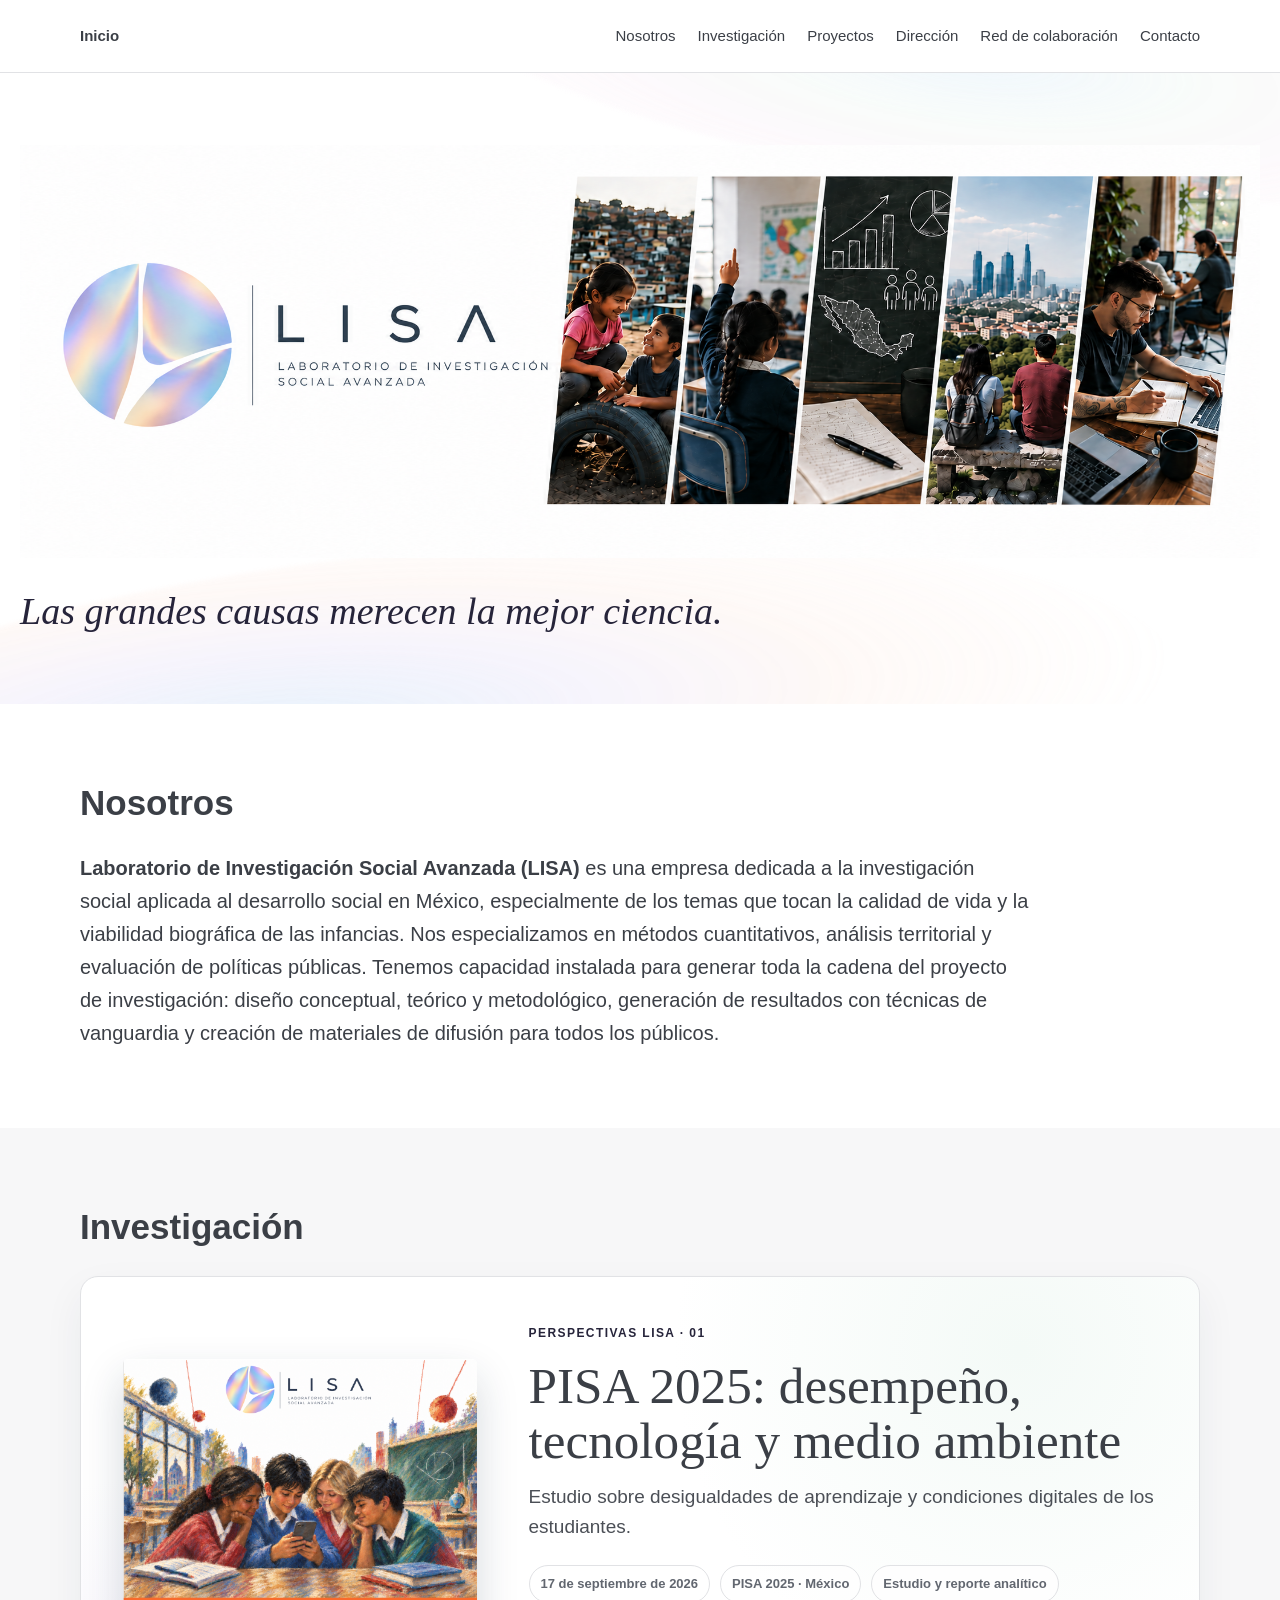
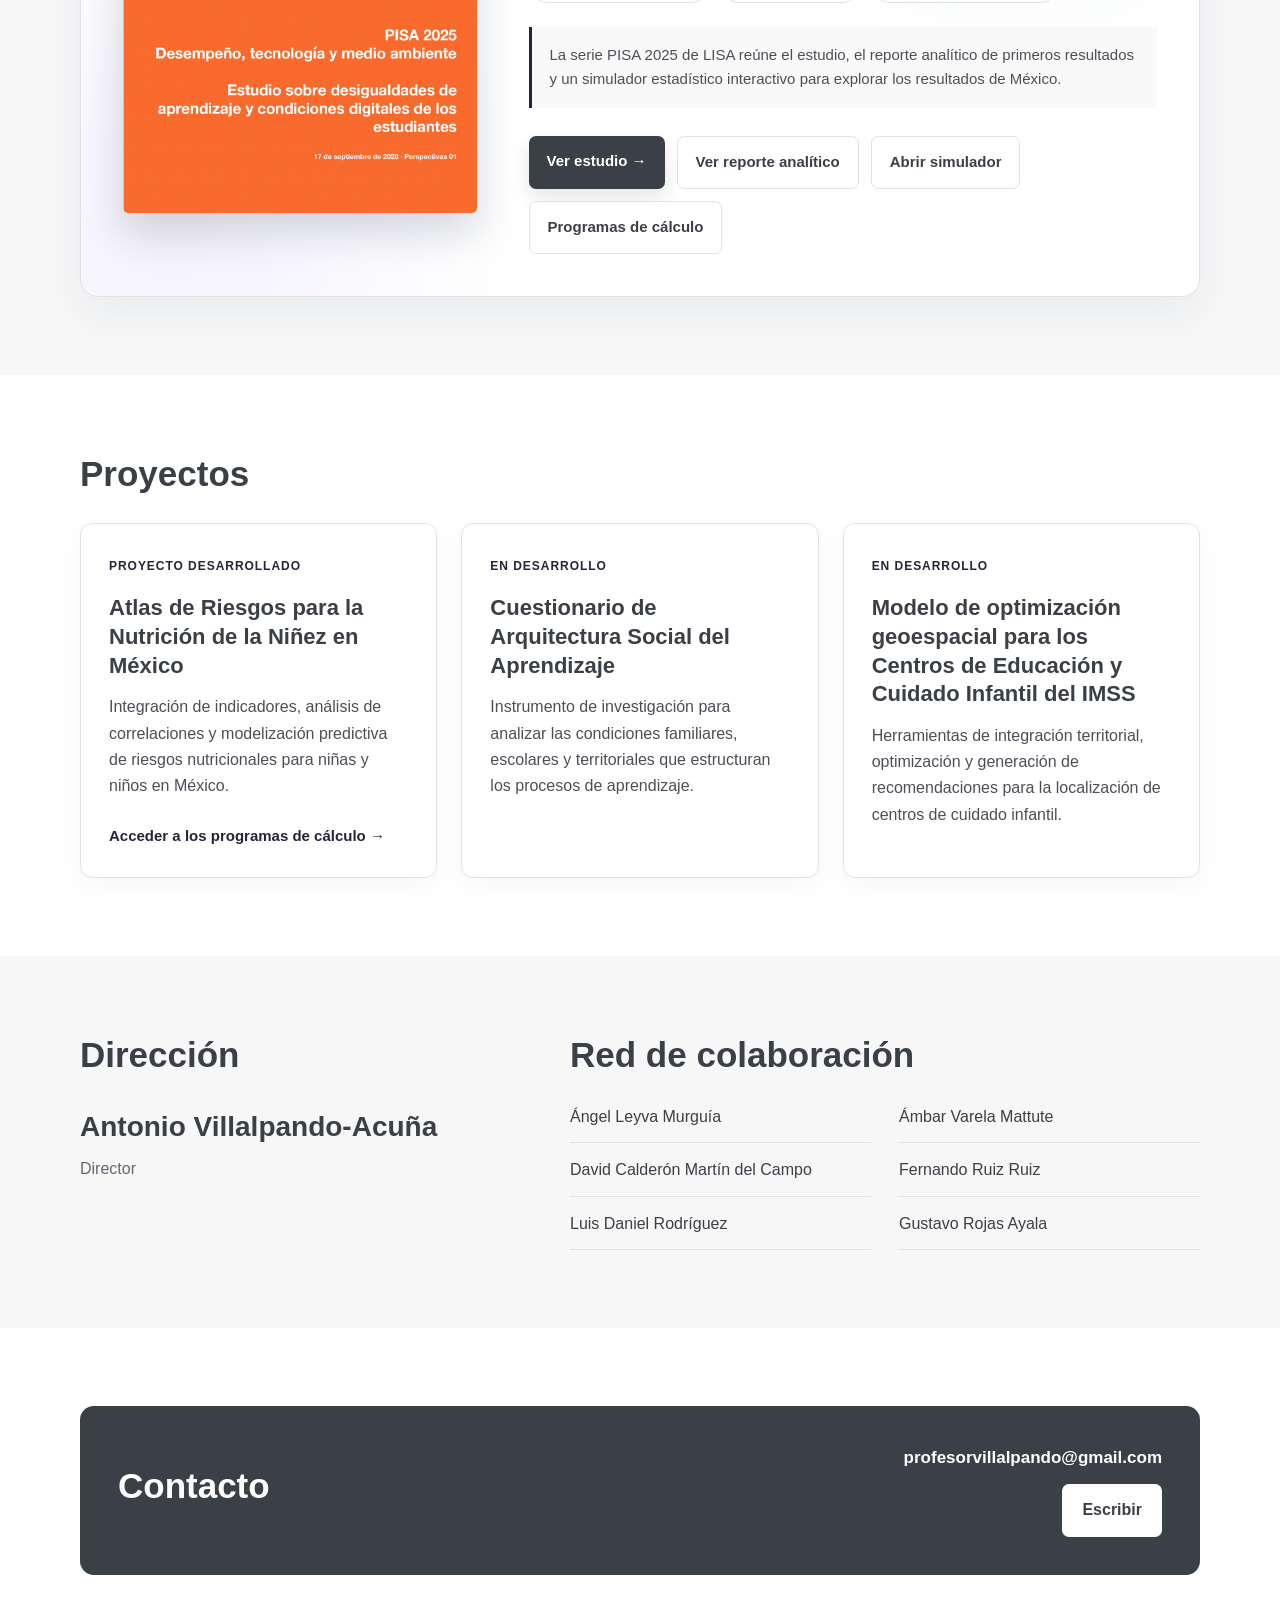
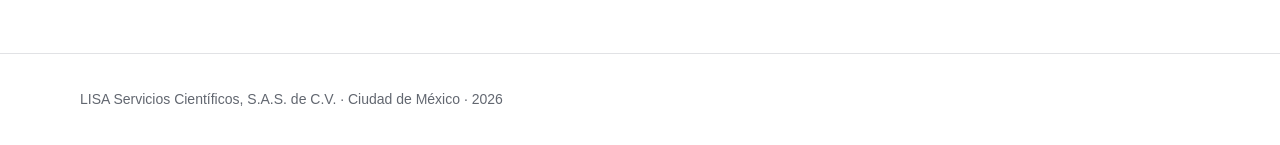
<file: index.html>
<!DOCTYPE html>
<html lang="es">
<head>
  <meta charset="UTF-8">
  <meta name="viewport" content="width=device-width, initial-scale=1">

  <title>LISA | Laboratorio de Investigación Social Avanzada</title>

  <style>
    :root {
      --azul: #3b3f46;
      --verde: #26243a;
      --gris: #626770;
      --gris-claro: #f7f7f8;
      --borde: #e1e2e5;
      --blanco: #ffffff;
    }

    * {
      box-sizing: border-box;
    }

    html {
      scroll-behavior: smooth;
    }

    body {
      margin: 0;
      font-family: -apple-system, BlinkMacSystemFont, "Segoe UI", Roboto, Arial, sans-serif;
      color: var(--azul);
      background: var(--blanco);
      line-height: 1.65;
    }

    a {
      color: inherit;
    }

    .contenedor {
      width: min(1120px, calc(100% - 40px));
      margin: 0 auto;
    }

    header {
      position: sticky;
      top: 0;
      z-index: 20;
      background: rgba(255, 255, 255, 0.96);
      border-bottom: 1px solid var(--borde);
      backdrop-filter: blur(10px);
    }

    nav {
      min-height: 72px;
      display: flex;
      align-items: center;
      justify-content: space-between;
      gap: 24px;
    }

    .marca {
      color: var(--azul);
      font-size: 15px;
      font-weight: 700;
      text-decoration: none;
    }

    .marca:hover {
      color: var(--verde);
    }

    .menu {
      display: flex;
      flex-wrap: wrap;
      gap: 22px;
    }

    .menu a {
      color: var(--azul);
      text-decoration: none;
      font-size: 15px;
    }

    .menu a:hover {
      color: var(--verde);
    }

    .hero {
      position: relative;
      overflow: hidden;
      isolation: isolate;
      padding: 72px 0 68px;
      background: #ffffff;
    }

    .hero::before,
    .hero::after {
      content: "";
      position: absolute;
      z-index: -1;
      pointer-events: none;
      border-radius: 50%;
      filter: blur(2px);
      opacity: 0.68;
    }

    .hero::before {
      width: 115vw;
      height: 390px;
      left: -22vw;
      bottom: -235px;
      transform: rotate(-5deg);
      background:
        radial-gradient(
          ellipse at 38% 42%,
          rgba(174, 211, 244, 0.42) 0%,
          rgba(202, 188, 239, 0.24) 24%,
          rgba(250, 206, 187, 0.18) 43%,
          rgba(255, 255, 255, 0) 70%
        );
    }

    .hero::after {
      width: 92vw;
      height: 300px;
      right: -24vw;
      top: -185px;
      transform: rotate(7deg);
      background:
        radial-gradient(
          ellipse at 48% 58%,
          rgba(193, 222, 245, 0.34) 0%,
          rgba(205, 232, 218, 0.18) 26%,
          rgba(239, 203, 228, 0.16) 45%,
          rgba(255, 255, 255, 0) 72%
        );
    }

    .hero .contenedor {
      width: min(1500px, calc(100% - 40px));
    }

    .hero-grid {
      position: relative;
      z-index: 1;
      display: block;
    }

    .hero-logo {
      display: block;
      width: 100%;
      height: auto;
      margin: 0 auto 30px;
    }

    .lema {
      max-width: 760px;
      margin: 0;
      color: var(--verde);
      font-family: Georgia, "Times New Roman", serif;
      font-size: clamp(25px, 3vw, 38px);
      font-style: italic;
      line-height: 1.25;
    }

    .investigacion-destacada {
      display: grid;
      grid-template-columns: minmax(260px, 0.72fr) minmax(0, 1.28fr);
      gap: 52px;
      align-items: center;
      padding: 42px;
      border: 1px solid var(--borde);
      border-radius: 18px;
      background:
        radial-gradient(circle at 84% 12%, rgba(205, 232, 218, 0.22), transparent 32%),
        radial-gradient(circle at 8% 88%, rgba(202, 188, 239, 0.20), transparent 30%),
        var(--blanco);
      box-shadow: 0 16px 42px rgba(23, 45, 66, 0.06);
      overflow: hidden;
    }

    .investigacion-portada {
      position: relative;
      max-width: 370px;
      margin: 0 auto;
    }

    .investigacion-portada img {
      display: block;
      width: 100%;
      height: auto;
      border-radius: 5px;
      box-shadow: 0 18px 42px rgba(23, 45, 66, 0.18);
      transition: transform 0.22s ease, box-shadow 0.22s ease;
    }

    .investigacion-destacada:hover .investigacion-portada img {
      transform: translateY(-4px) rotate(-0.35deg);
      box-shadow: 0 24px 52px rgba(23, 45, 66, 0.22);
    }

    .investigacion-etiqueta {
      display: inline-block;
      margin-bottom: 14px;
      color: var(--verde);
      font-size: 12px;
      font-weight: 800;
      letter-spacing: 0.12em;
      text-transform: uppercase;
    }

    .investigacion-contenido h3 {
      max-width: 720px;
      margin-bottom: 14px;
      font-family: Georgia, "Times New Roman", serif;
      font-size: clamp(31px, 4vw, 52px);
      font-weight: 500;
      line-height: 1.08;
    }

    .investigacion-bajada {
      max-width: 720px;
      margin-bottom: 24px;
      color: #4b4f56;
      font-size: 19px;
      line-height: 1.55;
    }

    .investigacion-datos {
      display: flex;
      flex-wrap: wrap;
      gap: 10px;
      margin-bottom: 24px;
    }

    .investigacion-datos span {
      display: inline-block;
      padding: 7px 11px;
      border: 1px solid var(--borde);
      border-radius: 999px;
      background: rgba(255, 255, 255, 0.72);
      color: var(--gris);
      font-size: 13px;
      font-weight: 650;
    }

    .investigacion-applet {
      max-width: 720px;
      margin-bottom: 28px;
      padding: 16px 18px;
      border-left: 3px solid var(--verde);
      background: rgba(247, 247, 248, 0.74);
      color: #4b4f56;
      font-size: 15px;
    }

    .investigacion-acciones {
      display: flex;
      flex-wrap: wrap;
      gap: 12px;
    }

    .boton-investigacion,
    .boton-applet {
      display: inline-block;
      padding: 13px 18px;
      border-radius: 7px;
      text-decoration: none;
      font-size: 15px;
      font-weight: 750;
      transition: transform 0.18s ease, box-shadow 0.18s ease, background 0.18s ease;
    }

    .boton-investigacion {
      background: var(--azul);
      color: var(--blanco);
      box-shadow: 0 8px 18px rgba(23, 45, 66, 0.12);
    }

    .boton-investigacion:hover {
      transform: translateY(-2px);
      box-shadow: 0 12px 24px rgba(23, 45, 66, 0.18);
    }

    .boton-applet {
      border: 1px solid var(--borde);
      background: var(--blanco);
      color: var(--azul);
    }

    .boton-applet:hover {
      transform: translateY(-2px);
      background: #f1f1f4;
    }

    section {
      padding: 78px 0;
    }

    section:nth-of-type(odd):not(.hero) {
      background: var(--gris-claro);
    }

    h1,
    h2,
    h3,
    p {
      margin-top: 0;
    }

    h2 {
      margin-bottom: 28px;
      font-size: 35px;
      line-height: 1.2;
    }

    .introduccion {
      max-width: 950px;
      font-size: 20px;
    }

    .introduccion p {
      margin-bottom: 0;
    }

    .proyectos {
      display: grid;
      grid-template-columns: repeat(3, 1fr);
      gap: 24px;
    }

    .tarjeta {
      min-height: 310px;
      padding: 28px;
      border: 1px solid var(--borde);
      border-radius: 12px;
      background: var(--blanco);
      box-shadow: 0 8px 24px rgba(23, 45, 66, 0.04);
    }

    .tarjeta-enlace {
      display: block;
      color: inherit;
      text-decoration: none;
      transition:
        transform 0.18s ease,
        box-shadow 0.18s ease,
        border-color 0.18s ease;
    }

    .tarjeta-enlace:hover {
      transform: translateY(-4px);
      border-color: #aaa8ba;
      box-shadow: 0 14px 32px rgba(23, 45, 66, 0.10);
    }

    .estado {
      display: inline-block;
      margin-bottom: 18px;
      color: var(--verde);
      font-size: 12px;
      font-weight: 800;
      letter-spacing: 0.08em;
      text-transform: uppercase;
    }

    .tarjeta h3 {
      margin-bottom: 14px;
      font-size: 22px;
      line-height: 1.3;
    }

    .tarjeta p {
      margin-bottom: 0;
      color: #4b4f56;
    }

    .enlace-proyecto {
      display: inline-block;
      margin-top: 24px;
      color: var(--verde);
      font-size: 15px;
      font-weight: 750;
    }

    .direccion-red {
      display: grid;
      grid-template-columns: 0.8fr 1.2fr;
      gap: 70px;
      align-items: start;
    }

    .nombre-director {
      margin-bottom: 6px;
      font-size: 28px;
      font-weight: 700;
    }

    .cargo {
      margin-bottom: 0;
      color: var(--gris);
    }

    .colaboradores {
      display: grid;
      grid-template-columns: repeat(2, 1fr);
      gap: 14px 28px;
      margin: 0;
      padding: 0;
      list-style: none;
    }

    .colaboradores li {
      padding-bottom: 12px;
      border-bottom: 1px solid var(--borde);
    }

    .colaboradores a {
      color: var(--azul);
      text-decoration: none;
    }

    .colaboradores a:hover {
      color: var(--verde);
    }

    .contacto {
      display: flex;
      align-items: center;
      justify-content: space-between;
      gap: 32px;
      padding: 38px;
      border-radius: 14px;
      background: var(--azul);
      color: var(--blanco);
    }

    .contacto h2 {
      margin-bottom: 8px;
    }

    .contacto p {
      max-width: 700px;
      margin-bottom: 0;
      color: #ececf0;
    }

    .contacto-datos {
      text-align: right;
    }

    .correo-visible {
      margin-bottom: 12px;
      color: var(--blanco);
      font-size: 17px;
      font-weight: 600;
      white-space: nowrap;
    }

    .boton {
      display: inline-block;
      padding: 13px 20px;
      border-radius: 7px;
      background: var(--blanco);
      color: var(--azul);
      text-decoration: none;
      font-weight: 700;
      white-space: nowrap;
    }

    .boton:hover {
      background: #f1f1f4;
    }

    footer {
      padding: 34px 0;
      border-top: 1px solid var(--borde);
      color: var(--gris);
      font-size: 14px;
    }

    .pie-grid {
      display: flex;
      justify-content: space-between;
      gap: 24px;
      flex-wrap: wrap;
    }

    .pie-grid a {
      color: var(--gris);
      text-decoration: none;
    }

    .pie-grid a:hover {
      color: var(--verde);
    }

    @media (max-width: 820px) {
      .proyectos,
      .direccion-red,
      .investigacion-destacada {
        grid-template-columns: 1fr;
      }

      .investigacion-destacada {
        gap: 34px;
        padding: 26px;
      }

      .investigacion-portada {
        max-width: 300px;
      }

      .investigacion-contenido h3 {
        font-size: clamp(30px, 9vw, 44px);
      }

      nav {
        align-items: flex-start;
        padding: 18px 0;
        flex-direction: column;
      }

      .menu {
        gap: 14px;
      }

      .hero {
        padding: 44px 0 50px;
      }

      .hero::before {
        width: 150vw;
        height: 280px;
        left: -50vw;
        bottom: -190px;
        opacity: 0.46;
      }

      .hero::after {
        width: 130vw;
        height: 220px;
        right: -52vw;
        top: -150px;
        opacity: 0.38;
      }

      .hero .contenedor {
        width: min(100% - 24px, 1500px);
      }

      .hero-logo {
        width: 100%;
        margin-bottom: 24px;
      }

      .colaboradores {
        grid-template-columns: 1fr;
      }

      .contacto {
        align-items: flex-start;
        flex-direction: column;
      }

      .contacto-datos {
        text-align: left;
      }

      .correo-visible {
        white-space: normal;
        overflow-wrap: anywhere;
      }
    }
  </style>
</head>

<body>

  <header>
    <div class="contenedor">
      <nav>

        <a class="marca" href="#inicio">
          Inicio
        </a>

        <div class="menu">
          <a href="#nosotros">Nosotros</a>
          <a href="#investigacion">Investigación</a>
          <a href="#proyectos">Proyectos</a>
          <a href="#direccion">Dirección</a>
          <a href="#red">Red de colaboración</a>
          <a href="#contacto">Contacto</a>
        </div>

      </nav>
    </div>
  </header>

  <main>

    <section class="hero" id="inicio">
      <div class="contenedor hero-grid">

        <img
          class="hero-logo"
          src="lisa_banner.png"
          alt="Laboratorio de Investigación Social Avanzada"
        >

        <p class="lema">
          Las grandes causas merecen la mejor ciencia.
        </p>

      </div>
    </section>

    <section id="nosotros">
      <div class="contenedor">

        <h2>Nosotros</h2>

        <div class="introduccion">
          <p>
            <strong>Laboratorio de Investigación Social Avanzada (LISA)</strong> es una empresa dedicada a la investigación social aplicada al desarrollo social en México, especialmente de los temas que tocan la calidad de vida y la viabilidad biográfica de las infancias. Nos especializamos en métodos cuantitativos, análisis territorial y evaluación de políticas públicas. Tenemos capacidad instalada para generar toda la cadena del proyecto de investigación: diseño conceptual, teórico y metodológico, generación de resultados con técnicas de vanguardia y creación de materiales de difusión para todos los públicos.
          </p>
        </div>

      </div>
    </section>

    <section id="investigacion">
      <div class="contenedor">

        <h2>Investigación</h2>

        <div class="investigacion-destacada">

          <div class="investigacion-portada">
            <img
              src="portada-PISA25.png"
              alt="Portada de PISA 2025: desempeño, tecnología y medio ambiente"
            >
          </div>

          <div class="investigacion-contenido">
            <span class="investigacion-etiqueta">Perspectivas LISA · 01</span>

            <h3>
              PISA 2025: desempeño, tecnología y medio ambiente
            </h3>

            <p class="investigacion-bajada">
              Estudio sobre desigualdades de aprendizaje y condiciones digitales de los estudiantes.
            </p>

            <div class="investigacion-datos" aria-label="Datos de la investigación">
              <span>17 de septiembre de 2026</span>
              <span>PISA 2025 · México</span>
              <span>Estudio y reporte analítico</span>
            </div>

            <p class="investigacion-applet">
              La serie PISA 2025 de LISA reúne el estudio, el reporte analítico de primeros resultados y un simulador estadístico interactivo para explorar los resultados de México.
            </p>

            <div class="investigacion-acciones">
              <a class="boton-investigacion" href="reportes/pisa2025_2.html">
                Ver estudio →
              </a>

              <a class="boton-applet" href="reportes/pisa2025.html">
                Ver reporte analítico
              </a>

              <a class="boton-applet" href="reportes/pisa25applet/index.html">
                Abrir simulador
              </a>

              <a
                class="boton-applet"
                href="https://github.com/antoniovillalpando/lisa/tree/main/reportes/programas"
                target="_blank"
                rel="noopener noreferrer"
              >
                Programas de cálculo
              </a>
            </div>
          </div>

        </div>

      </div>
    </section>

    <section id="proyectos">
      <div class="contenedor">

        <h2>Proyectos</h2>

        <div class="proyectos">

          <a
            class="tarjeta tarjeta-enlace"
            href="https://github.com/antoniovillalpando/lisa/tree/main/proyectos/atlas-riesgos/programas"
            target="_blank"
            rel="noopener noreferrer"
          >
            <span class="estado">Proyecto desarrollado</span>

            <h3>
              Atlas de Riesgos para la Nutrición de la Niñez en México
            </h3>

            <p>
              Integración de indicadores, análisis de correlaciones y modelización predictiva de riesgos nutricionales para niñas y niños en México.
            </p>

            <span class="enlace-proyecto">
              Acceder a los programas de cálculo →
            </span>
          </a>

          <article class="tarjeta">
            <span class="estado">En desarrollo</span>

            <h3>
              Cuestionario de Arquitectura Social del Aprendizaje
            </h3>

            <p>
              Instrumento de investigación para analizar las condiciones familiares, escolares y territoriales que estructuran los procesos de aprendizaje.
            </p>
          </article>


          <article class="tarjeta">
            <span class="estado">En desarrollo</span>

            <h3>
              Modelo de optimización geoespacial para los Centros de Educación y Cuidado Infantil del IMSS
            </h3>

            <p>
              Herramientas de integración territorial, optimización y generación de recomendaciones para la localización de centros de cuidado infantil.
            </p>
          </article>

        </div>

      </div>
    </section>

    <section id="direccion">
      <div class="contenedor direccion-red">

        <div>
          <h2>Dirección</h2>

        <p class="nombre-director">
  <a
    href="https://antoniovillalpando.github.io"
    target="_blank"
    rel="noopener noreferrer"
    style="color: inherit; text-decoration: none;"
  >
    Antonio Villalpando-Acuña
  </a>
</p>

          <p class="cargo">
            Director
          </p>
        </div>

        <div id="red">
          <h2>Red de colaboración</h2>

          <ul class="colaboradores">

            <li>
              <a
                href="https://www.linkedin.com/in/angel-leyva-murguia-1b9347a6/"
                target="_blank"
                rel="noopener noreferrer"
              >
                Ángel Leyva Murguía
              </a>
            </li>

            <li>
              <a
                href="https://www.linkedin.com/in/ambar-varela-mattute-661a99191/"
                target="_blank"
                rel="noopener noreferrer"
              >
                Ámbar Varela Mattute
              </a>
            </li>
            
            <li>
              <a
                href="https://www.linkedin.com/in/david-e-calderón-martín-del-campo-79b7ab16/"
                target="_blank"
                rel="noopener noreferrer"
              >
                David Calderón Martín del Campo
              </a>
            </li>

            <li>
              Fernando Ruiz Ruiz
            </li>

            <li>
              <a
                href="https://www.linkedin.com/in/luis-daniel-rodríguez-27a0b5273/"
                target="_blank"
                rel="noopener noreferrer"
              >
                Luis Daniel Rodríguez
              </a>
            </li>

            <li>
              <a
                href="https://www.linkedin.com/in/gustavorojasayala/"
                target="_blank"
                rel="noopener noreferrer"
              >
                Gustavo Rojas Ayala
              </a>
            </li>

          </ul>
        </div>

      </div>
    </section>

    <section id="contacto">
      <div class="contenedor">

        <div class="contacto">

          <div>
            <h2>Contacto</h2>
          </div>

          <div class="contacto-datos">

            <div class="correo-visible">
              profesorvillalpando@gmail.com
            </div>

            <a
              class="boton"
              href="https://mail.google.com/mail/?view=cm&fs=1&to=profesorvillalpando@gmail.com"
              target="_blank"
              rel="noopener noreferrer"
            >
              Escribir
            </a>

          </div>

        </div>

      </div>
    </section>

  </main>

  <footer>
    <div class="contenedor pie-grid">

      <span>
        LISA Servicios Científicos, S.A.S. de C.V. · Ciudad de México · 2026
      </span>

    </div>
  </footer>

</body>
</html>
</file>
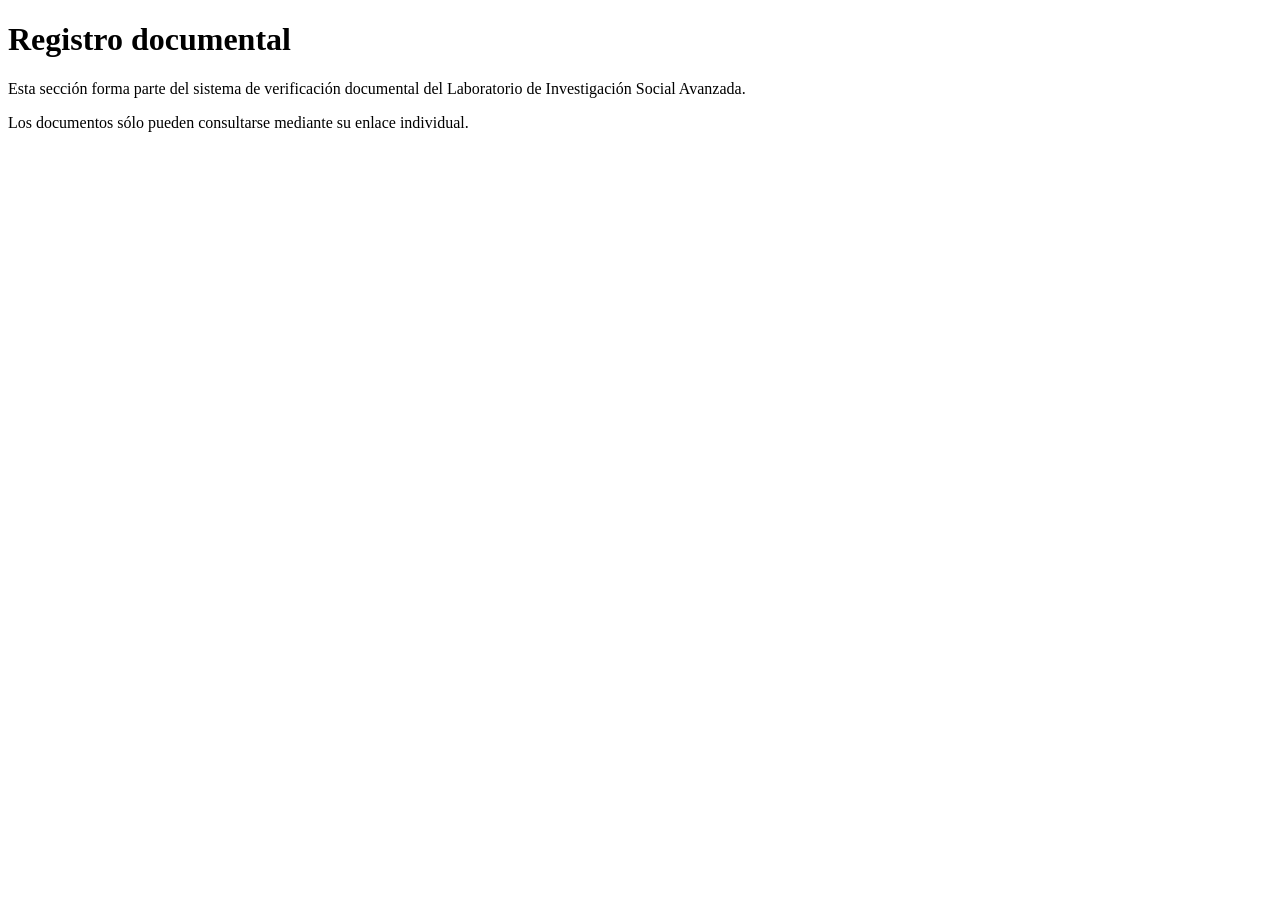
<file: verify/index.html>
<!DOCTYPE html>
<html lang="es">
<head>
  <meta charset="UTF-8">
  <meta name="robots" content="noindex,nofollow">
  <title>Registro documental | LISA</title>
</head>
<body>
  <h1>Registro documental</h1>

  <p>
    Esta sección forma parte del sistema de verificación documental del
    Laboratorio de Investigación Social Avanzada.
  </p>

  <p>
    Los documentos sólo pueden consultarse mediante su enlace individual.
  </p>
</body>
</html>
</file>
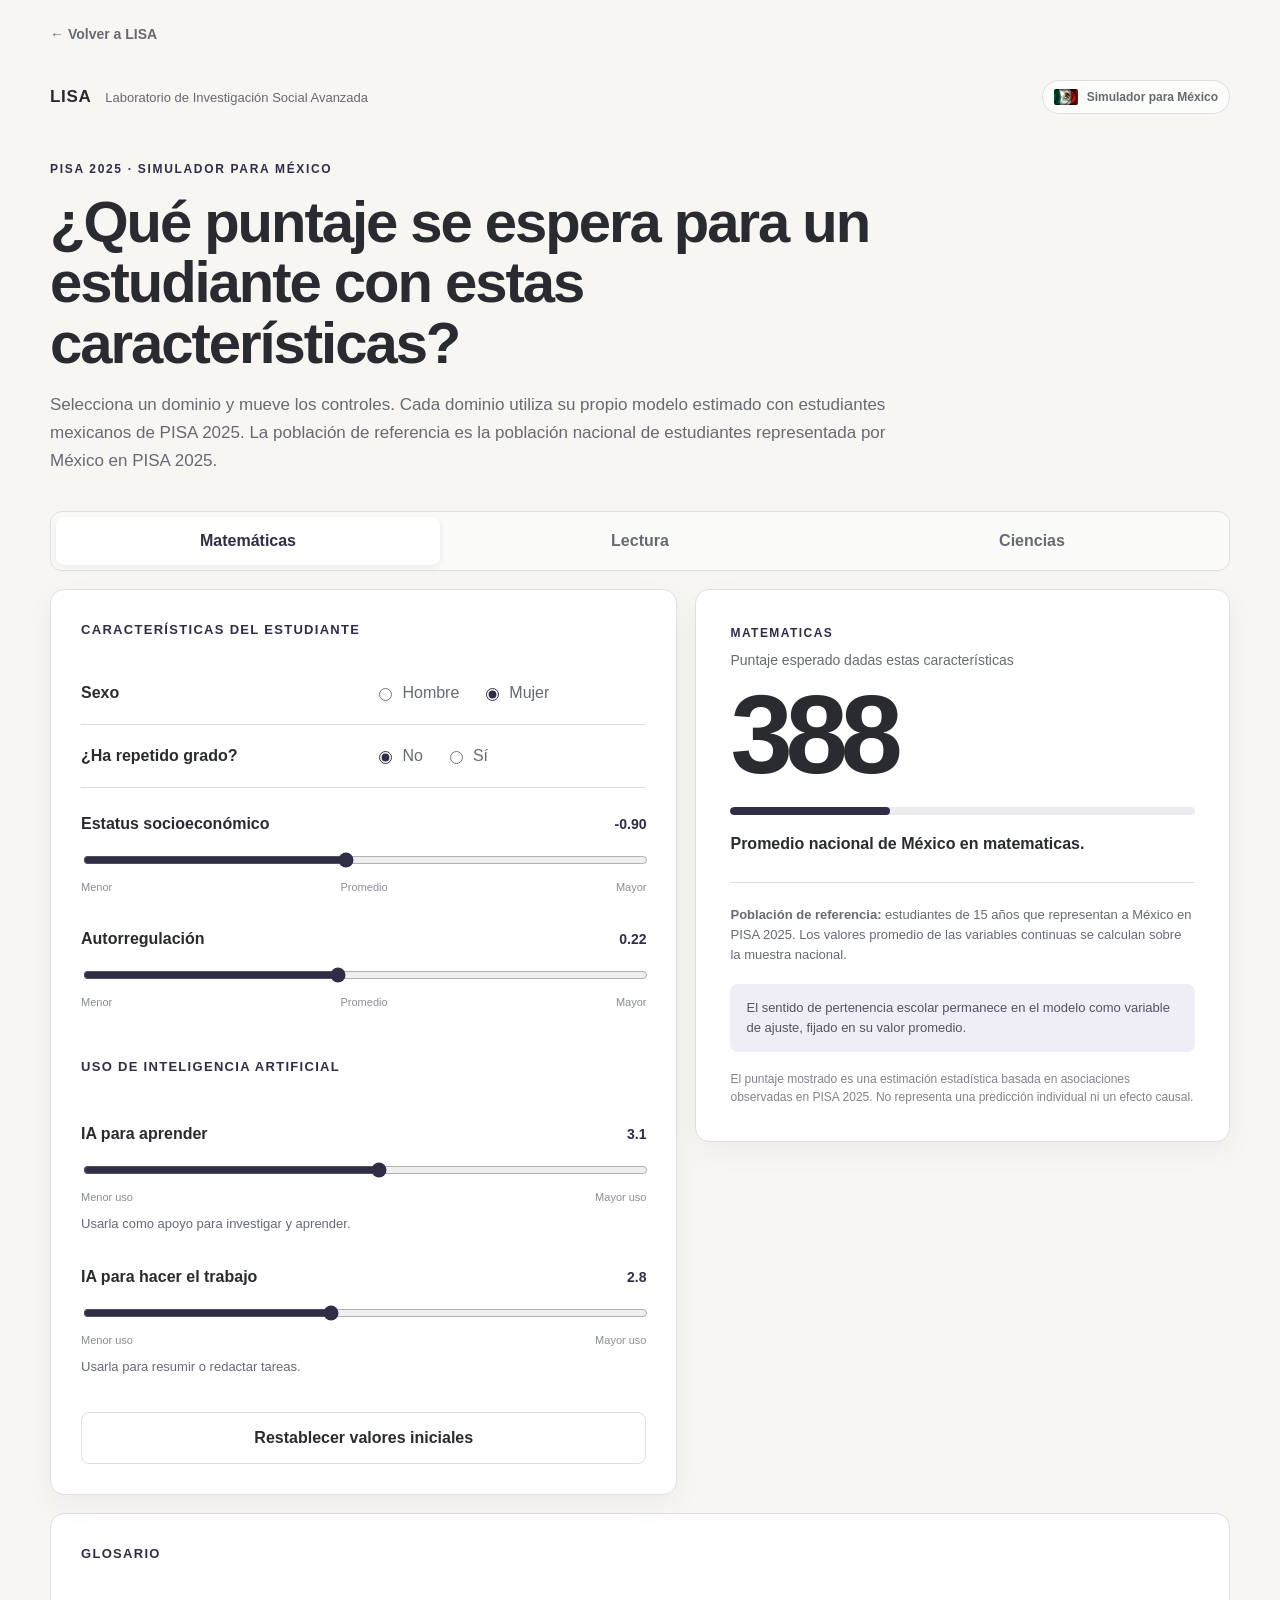
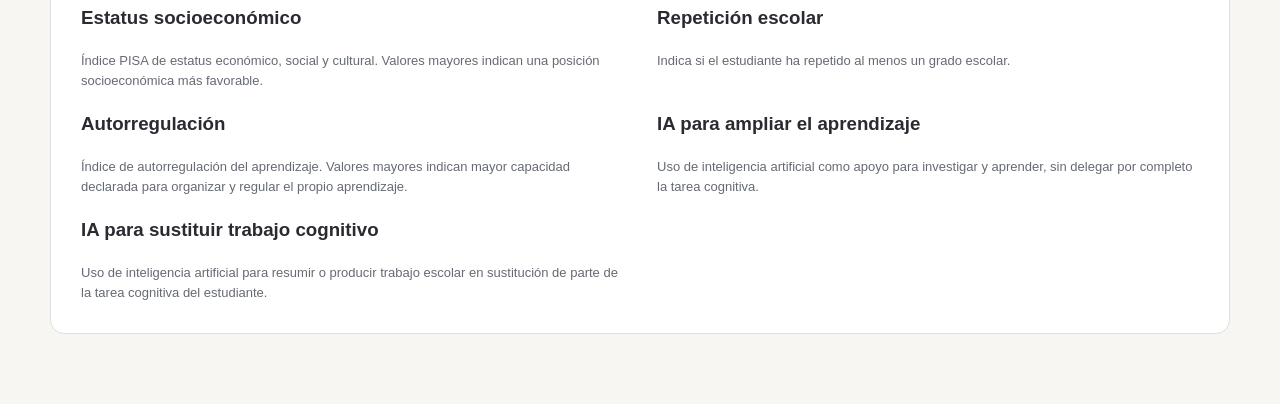
<file: reportes/pisa25applet/index.html>
<!doctype html>
<html lang="es">
<head>
  <meta charset="utf-8">
  <meta name="viewport" content="width=device-width, initial-scale=1">
  <title>PISA 2025 · Simulador de puntaje esperado | LISA</title>
  <meta name="description" content="Simulador estadístico de puntaje esperado en Matemáticas, Lectura y Ciencias para México con base en PISA 2025.">
  <link rel="stylesheet" href="pisa.css">
</head>

<body>
  <main class="shell">

    <a href="../../index.html" class="back-link">← Volver a LISA</a>

    <header class="hero">
      <div class="brand-row">
        <div class="brand">
          LISA <span>Laboratorio de Investigación Social Avanzada</span>
        </div>

        <div class="mexico-badge">
          <img src="bandera.jpg" alt="Bandera de México">
          <span>Simulador para México</span>
        </div>
      </div>

      <p class="eyebrow">PISA 2025 · SIMULADOR PARA MÉXICO</p>

      <h1>¿Qué puntaje se espera para un estudiante con estas características?</h1>

      <p class="lede">
        Selecciona un dominio y mueve los controles. Cada dominio utiliza su propio modelo estimado con estudiantes mexicanos de PISA 2025. La población de referencia es la población nacional de estudiantes representada por México en PISA 2025.
      </p>
    </header>

    <nav class="domains" aria-label="Dominio PISA">
      <button type="button" class="domain active" data-domain="Matematicas">
        Matemáticas
      </button>

      <button type="button" class="domain" data-domain="Lectura">
        Lectura
      </button>

      <button type="button" class="domain" data-domain="Ciencias">
        Ciencias
      </button>
    </nav>

    <section class="grid">

      <form class="panel controls" id="controls">
        <div class="section-title">Características del estudiante</div>

        <fieldset class="choice-group">
          <legend>Sexo</legend>

          <label>
            <input type="radio" name="sexo" value="Hombre">
            Hombre
          </label>

          <label>
            <input type="radio" name="sexo" value="Mujer">
            Mujer
          </label>
        </fieldset>

        <fieldset class="choice-group">
          <legend>¿Ha repetido grado?</legend>

          <label>
            <input type="radio" name="repeat" value="No">
            No
          </label>

          <label>
            <input type="radio" name="repeat" value="Sí">
            Sí
          </label>
        </fieldset>

        <div class="control">
          <div class="control-head">
            <label for="escs">Estatus socioeconómico</label>
            <output id="escsOut"></output>
          </div>

          <input id="escs" type="range" step="0.01">

          <div class="scale">
            <span>Menor</span>
            <span>Promedio</span>
            <span>Mayor</span>
          </div>
        </div>

        <div class="control">
          <div class="control-head">
            <label for="selfreg">Autorregulación</label>
            <output id="selfregOut"></output>
          </div>

          <input id="selfreg" type="range" step="0.01">

          <div class="scale">
            <span>Menor</span>
            <span>Promedio</span>
            <span>Mayor</span>
          </div>
        </div>

        <div class="section-title tech-title">
          Uso de inteligencia artificial
        </div>

        <div class="control">
          <div class="control-head">
            <label for="ampliacion">IA para aprender</label>
            <output id="ampliacionOut"></output>
          </div>

          <input
            id="ampliacion"
            type="range"
            min="1"
            max="5"
            step="0.01"
          >

          <div class="scale">
            <span>Menor uso</span>
            <span>Mayor uso</span>
          </div>

          <p class="hint">
            Usarla como apoyo para investigar y aprender.
          </p>
        </div>

        <div class="control">
          <div class="control-head">
            <label for="sustitucion">IA para hacer el trabajo</label>
            <output id="sustitucionOut"></output>
          </div>

          <input
            id="sustitucion"
            type="range"
            min="1"
            max="5"
            step="0.01"
          >

          <div class="scale">
            <span>Menor uso</span>
            <span>Mayor uso</span>
          </div>

          <p class="hint">
            Usarla para resumir o redactar tareas.
          </p>
        </div>

        <button type="button" id="reset">
          Restablecer valores iniciales
        </button>
      </form>

      <section class="panel result" aria-live="polite">
        <p class="result-domain" id="resultDomain">
          MATEMÁTICAS
        </p>

        <p class="result-label">
          Puntaje esperado dadas estas características
        </p>

        <div class="score" id="score">—</div>

        <div class="meter" aria-hidden="true">
          <div id="meterFill"></div>
        </div>

        <p class="comparison" id="comparison"></p>

        <p class="reference-note">
          <strong>Población de referencia:</strong>
          estudiantes de 15 años que representan a México en PISA 2025. Los valores promedio de las variables continuas se calculan sobre la muestra nacional.
        </p>

        <div class="explain">
          El sentido de pertenencia escolar permanece en el modelo como variable de ajuste, fijado en su valor promedio.
        </div>

        <p class="method" id="method"></p>
      </section>

    </section>

    <section class="glossary-wrap">
      <div class="section-title">Glosario</div>
      <div class="glossary" id="glossary"></div>
    </section>

  </main>

  <script src="pisa.js"></script>
</body>
</html>
</file>
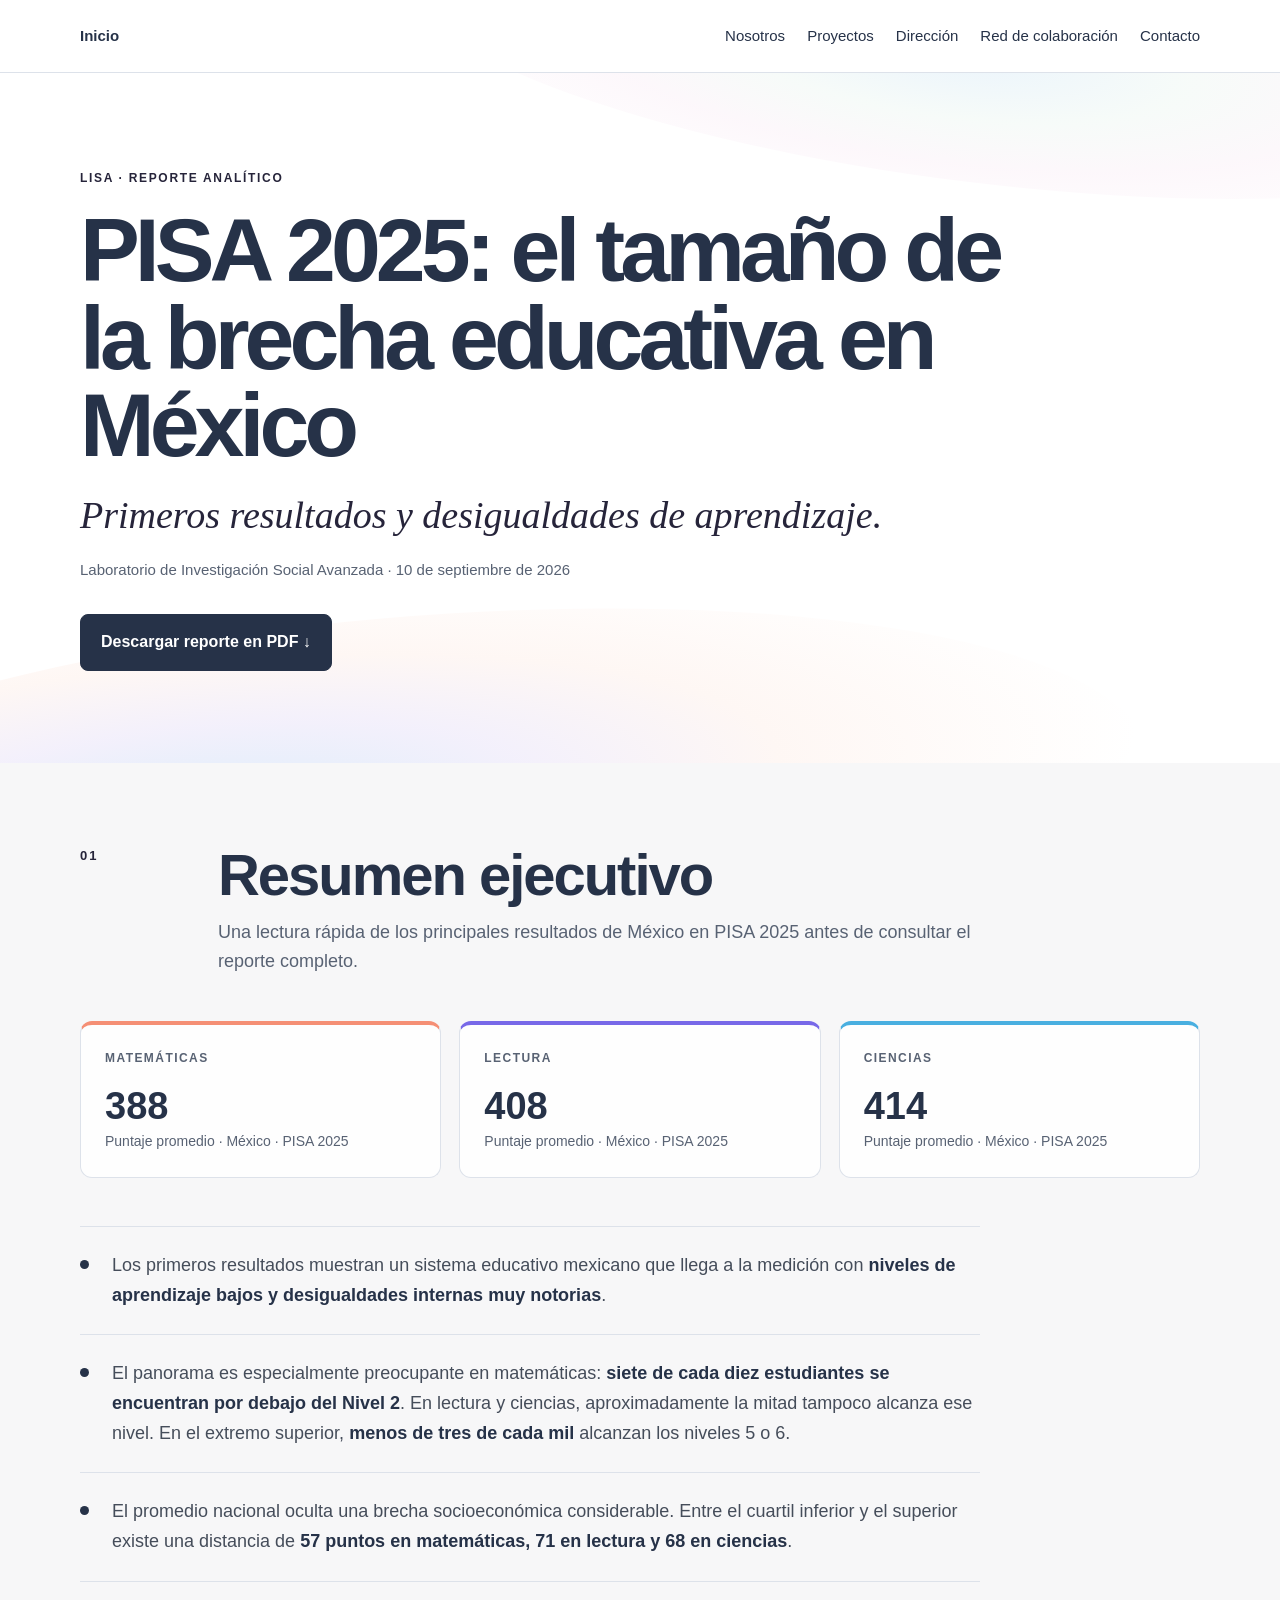
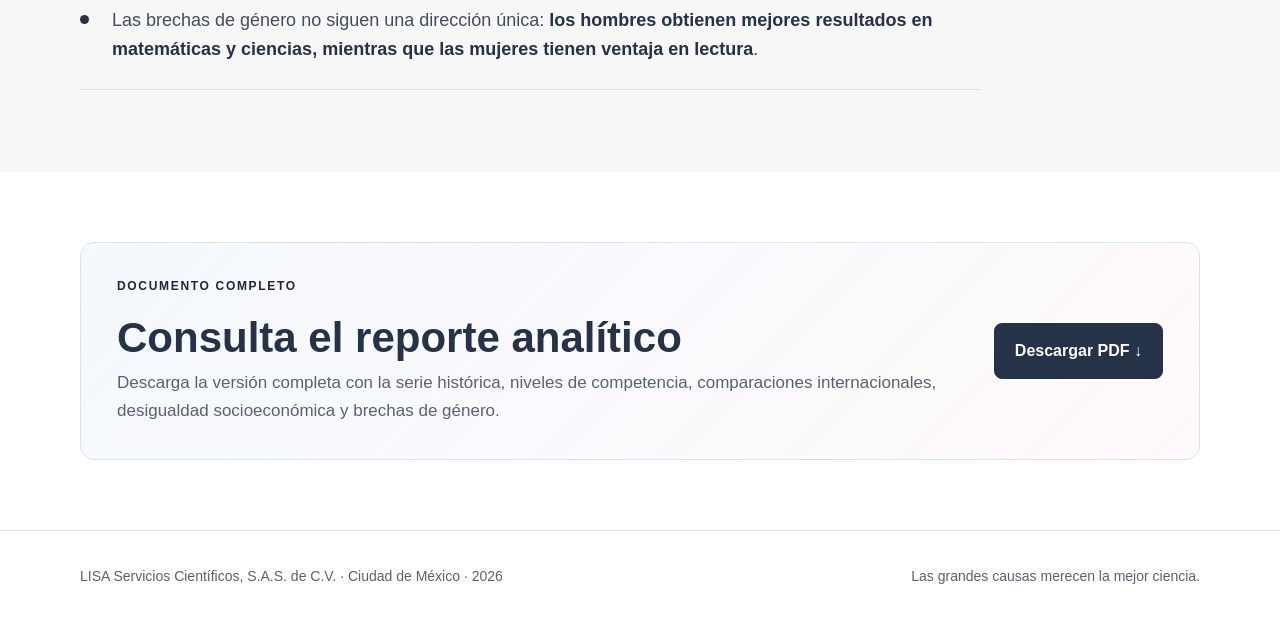
<file: reportes/pisa2025.html>
<!DOCTYPE html>
<html lang="es">
<head>
  <meta charset="UTF-8">
  <meta name="viewport" content="width=device-width, initial-scale=1">
  <meta name="description" content="Resumen ejecutivo y descarga del reporte analítico PISA 2025 de LISA sobre la brecha educativa en México.">
  <title>PISA 2025: el tamaño de la brecha educativa en México | LISA</title>

  <style>
    :root {
      --azul: #263248;
      --verde: #26243a;
      --gris: #586273;
      --gris-claro: #f7f7f8;
      --borde: #dde2ea;
      --blanco: #ffffff;
      --salmon: #f58f75;
      --morado: #7869e8;
      --ciencias: #49afe0;
    }

    * { box-sizing: border-box; }
    html { scroll-behavior: smooth; }

    body {
      margin: 0;
      font-family: -apple-system, BlinkMacSystemFont, "Segoe UI", Roboto, Arial, sans-serif;
      color: var(--azul);
      background: var(--blanco);
      line-height: 1.65;
    }

    a { color: inherit; }

    .contenedor {
      width: min(1120px, calc(100% - 40px));
      margin: 0 auto;
    }

    header {
      position: sticky;
      top: 0;
      z-index: 20;
      background: rgba(255,255,255,0.96);
      border-bottom: 1px solid var(--borde);
      backdrop-filter: blur(10px);
    }

    nav {
      min-height: 72px;
      display: flex;
      align-items: center;
      justify-content: space-between;
      gap: 24px;
    }

    .marca {
      color: var(--azul);
      font-size: 15px;
      font-weight: 700;
      text-decoration: none;
    }

    .marca:hover { opacity: 0.72; }

    .menu {
      display: flex;
      flex-wrap: wrap;
      gap: 22px;
    }

    .menu a {
      color: var(--azul);
      text-decoration: none;
      font-size: 15px;
    }

    .menu a:hover { opacity: 0.72; }

    .hero-pisa {
      position: relative;
      overflow: hidden;
      isolation: isolate;
      padding: 96px 0 92px;
      background: #ffffff;
    }

    .hero-pisa::before,
    .hero-pisa::after {
      content: "";
      position: absolute;
      z-index: -1;
      pointer-events: none;
      border-radius: 50%;
    }

    .hero-pisa::before {
      width: 118vw;
      height: 410px;
      left: -28vw;
      bottom: -265px;
      transform: rotate(-5deg);
      background: radial-gradient(
        ellipse at 38% 42%,
        rgba(174,211,244,0.40) 0%,
        rgba(202,188,239,0.22) 24%,
        rgba(250,206,187,0.16) 43%,
        rgba(255,255,255,0) 70%
      );
    }

    .hero-pisa::after {
      width: 94vw;
      height: 300px;
      right: -24vw;
      top: -190px;
      transform: rotate(7deg);
      background: radial-gradient(
        ellipse at 48% 58%,
        rgba(193,222,245,0.32) 0%,
        rgba(205,232,218,0.17) 26%,
        rgba(239,203,228,0.14) 45%,
        rgba(255,255,255,0) 72%
      );
    }

    .kicker {
      margin-bottom: 18px;
      color: var(--verde);
      font-size: 12px;
      font-weight: 800;
      letter-spacing: 0.14em;
      text-transform: uppercase;
    }

    .hero-pisa h1 {
      max-width: 980px;
      margin: 0 0 22px;
      font-size: clamp(48px, 7vw, 92px);
      font-weight: 720;
      letter-spacing: -0.055em;
      line-height: 0.98;
      color: var(--azul);
    }

    .hero-pisa .subtitulo {
      max-width: 860px;
      margin: 0 0 18px;
      font-family: Georgia, "Times New Roman", serif;
      font-size: clamp(24px, 3vw, 38px);
      font-style: italic;
      line-height: 1.25;
      color: var(--verde);
    }

    .meta {
      margin: 0 0 32px;
      color: var(--gris);
      font-size: 15px;
    }

    .boton-descarga {
      display: inline-flex;
      align-items: center;
      gap: 10px;
      padding: 14px 20px;
      border: 1px solid var(--azul);
      border-radius: 8px;
      background: var(--azul);
      color: #ffffff;
      text-decoration: none;
      font-weight: 700;
      transition: transform 0.18s ease, opacity 0.18s ease;
    }

    .boton-descarga:hover {
      transform: translateY(-1px);
      opacity: 0.92;
    }

    section { padding: 82px 0; }

    .seccion-suave {
      position: relative;
      overflow: hidden;
      background: var(--gris-claro);
    }

    .encabezado-seccion {
      display: grid;
      grid-template-columns: 110px minmax(0, 1fr);
      gap: 28px;
      align-items: start;
      margin-bottom: 44px;
    }

    .numero {
      color: var(--verde);
      font-size: 13px;
      font-weight: 800;
      letter-spacing: 0.16em;
    }

    .encabezado-seccion h2 {
      margin: 0 0 12px;
      font-size: clamp(34px, 5vw, 58px);
      line-height: 1.05;
      letter-spacing: -0.035em;
    }

    .encabezado-seccion p {
      max-width: 800px;
      margin: 0;
      color: var(--gris);
      font-size: 18px;
    }

    .resumen-grid {
      display: grid;
      grid-template-columns: repeat(3, 1fr);
      gap: 18px;
      margin-bottom: 48px;
    }

    .dato {
      min-height: 148px;
      padding: 24px;
      border: 1px solid var(--borde);
      border-radius: 12px;
      background: rgba(255,255,255,0.90);
    }

    .dato.math { border-top: 4px solid var(--salmon); }
    .dato.read { border-top: 4px solid var(--morado); }
    .dato.scie { border-top: 4px solid var(--ciencias); }

    .dato-label {
      margin-bottom: 18px;
      color: var(--gris);
      font-size: 12px;
      font-weight: 800;
      letter-spacing: 0.12em;
      text-transform: uppercase;
    }

    .dato-valor {
      margin-bottom: 5px;
      font-size: 38px;
      line-height: 1;
      font-weight: 750;
    }

    .dato-nota {
      margin: 0;
      color: var(--gris);
      font-size: 14px;
    }

    .hallazgos {
      max-width: 900px;
      margin: 0;
      padding: 0;
      list-style: none;
    }

    .hallazgo {
      position: relative;
      padding: 24px 0 24px 32px;
      border-top: 1px solid var(--borde);
      color: #454d5a;
      font-size: 18px;
    }

    .hallazgo:last-child {
      border-bottom: 1px solid var(--borde);
    }

    .hallazgo::before {
      content: "";
      position: absolute;
      left: 0;
      top: 33px;
      width: 9px;
      height: 9px;
      border-radius: 50%;
      background: var(--azul);
    }

    .hallazgo strong {
      color: var(--azul);
    }

    .descarga-final {
      padding: 70px 0;
      background: #ffffff;
    }

    .descarga-box {
      display: grid;
      grid-template-columns: 1fr auto;
      gap: 36px;
      align-items: center;
      padding: 34px 36px;
      border: 1px solid var(--borde);
      border-radius: 14px;
      background: linear-gradient(
        135deg,
        rgba(174,211,244,0.14),
        rgba(202,188,239,0.08) 45%,
        rgba(250,206,187,0.10)
      );
    }

    .descarga-box h2 {
      margin: 0 0 8px;
      font-size: clamp(28px, 4vw, 42px);
      line-height: 1.1;
    }

    .descarga-box p {
      margin: 0;
      color: var(--gris);
      font-size: 17px;
    }

    footer {
      padding: 34px 0;
      border-top: 1px solid var(--borde);
      color: var(--gris);
      font-size: 14px;
    }

    .pie-grid {
      display: flex;
      justify-content: space-between;
      gap: 24px;
      flex-wrap: wrap;
    }

    @media (max-width: 820px) {
      nav {
        align-items: flex-start;
        padding: 18px 0;
        flex-direction: column;
      }

      .menu { gap: 14px; }
      .hero-pisa { padding: 64px 0 62px; }

      .encabezado-seccion {
        grid-template-columns: 1fr;
        gap: 10px;
      }

      .resumen-grid {
        grid-template-columns: 1fr;
      }

      .descarga-box {
        grid-template-columns: 1fr;
      }
    }
  </style>
</head>

<body>

  <header>
    <div class="contenedor">
      <nav>
        <a class="marca" href="../index.html#inicio">Inicio</a>

        <div class="menu">
          <a href="../index.html#nosotros">Nosotros</a>
          <a href="../index.html#proyectos">Proyectos</a>
          <a href="../index.html#direccion">Dirección</a>
          <a href="../index.html#red">Red de colaboración</a>
          <a href="../index.html#contacto">Contacto</a>
        </div>
      </nav>
    </div>
  </header>

  <main>

    <section class="hero-pisa">
      <div class="contenedor">
        <div class="kicker">LISA · Reporte analítico</div>

        <h1>PISA 2025: el tamaño de la brecha educativa en México</h1>

        <p class="subtitulo">
          Primeros resultados y desigualdades de aprendizaje.
        </p>

        <p class="meta">
          Laboratorio de Investigación Social Avanzada · 10 de septiembre de 2026
        </p>

        <a
          class="boton-descarga"
          href="./LISA-PISA-2025-brecha-educativa-mexico.pdf"
          target="_blank"
          rel="noopener noreferrer"
          download
        >
          Descargar reporte en PDF ↓
        </a>
      </div>
    </section>

    <section class="seccion-suave" id="resumen">
      <div class="contenedor">

        
        <div class="encabezado-seccion">
          <div class="numero">01</div>

          <div>
            <h2>Resumen ejecutivo</h2>
            <p>
              Una lectura rápida de los principales resultados de México
              en PISA 2025 antes de consultar el reporte completo.
            </p>
          </div>
        </div>

        <div class="resumen-grid">

          <article class="dato math">
            <div class="dato-label">Matemáticas</div>
            <div class="dato-valor">388</div>
            <p class="dato-nota">Puntaje promedio · México · PISA 2025</p>
          </article>

          <article class="dato read">
            <div class="dato-label">Lectura</div>
            <div class="dato-valor">408</div>
            <p class="dato-nota">Puntaje promedio · México · PISA 2025</p>
          </article>

          <article class="dato scie">
            <div class="dato-label">Ciencias</div>
            <div class="dato-valor">414</div>
            <p class="dato-nota">Puntaje promedio · México · PISA 2025</p>
          </article>

        </div>

        <ul class="hallazgos">

          <li class="hallazgo">
            Los primeros resultados muestran un sistema educativo mexicano
            que llega a la medición con <strong>niveles de aprendizaje bajos
            y desigualdades internas muy notorias</strong>.
          </li>

          <li class="hallazgo">
            El panorama es especialmente preocupante en matemáticas:
            <strong>siete de cada diez estudiantes se encuentran por debajo
            del Nivel 2</strong>. En lectura y ciencias, aproximadamente la
            mitad tampoco alcanza ese nivel. En el extremo superior,
            <strong>menos de tres de cada mil</strong> alcanzan los niveles 5 o 6.
          </li>

          <li class="hallazgo">
            El promedio nacional oculta una brecha socioeconómica considerable.
            Entre el cuartil inferior y el superior existe una distancia de
            <strong>57 puntos en matemáticas, 71 en lectura y 68 en ciencias</strong>.
          </li>

          <li class="hallazgo">
            Las brechas de género no siguen una dirección única:
            <strong>los hombres obtienen mejores resultados en matemáticas y
            ciencias, mientras que las mujeres tienen ventaja en lectura</strong>.
          </li>

        </ul>

      </div>
    </section>

    <section class="descarga-final">
      <div class="contenedor">

        <div class="descarga-box">

          <div>
            <div class="kicker">Documento completo</div>
            <h2>Consulta el reporte analítico</h2>
            <p>
              Descarga la versión completa con la serie histórica,
              niveles de competencia, comparaciones internacionales,
              desigualdad socioeconómica y brechas de género.
            </p>
          </div>

          <a
            class="boton-descarga"
            href="./LISA-PISA-2025-brecha-educativa-mexico.pdf"
            target="_blank"
            rel="noopener noreferrer"
            download
          >
            Descargar PDF ↓
          </a>

        </div>

      </div>
    </section>

  </main>

  <footer>
    <div class="contenedor pie-grid">
      <span>LISA Servicios Científicos, S.A.S. de C.V. · Ciudad de México · 2026</span>
      <span>Las grandes causas merecen la mejor ciencia.</span>
    </div>
  </footer>

</body>
</html>
</file>
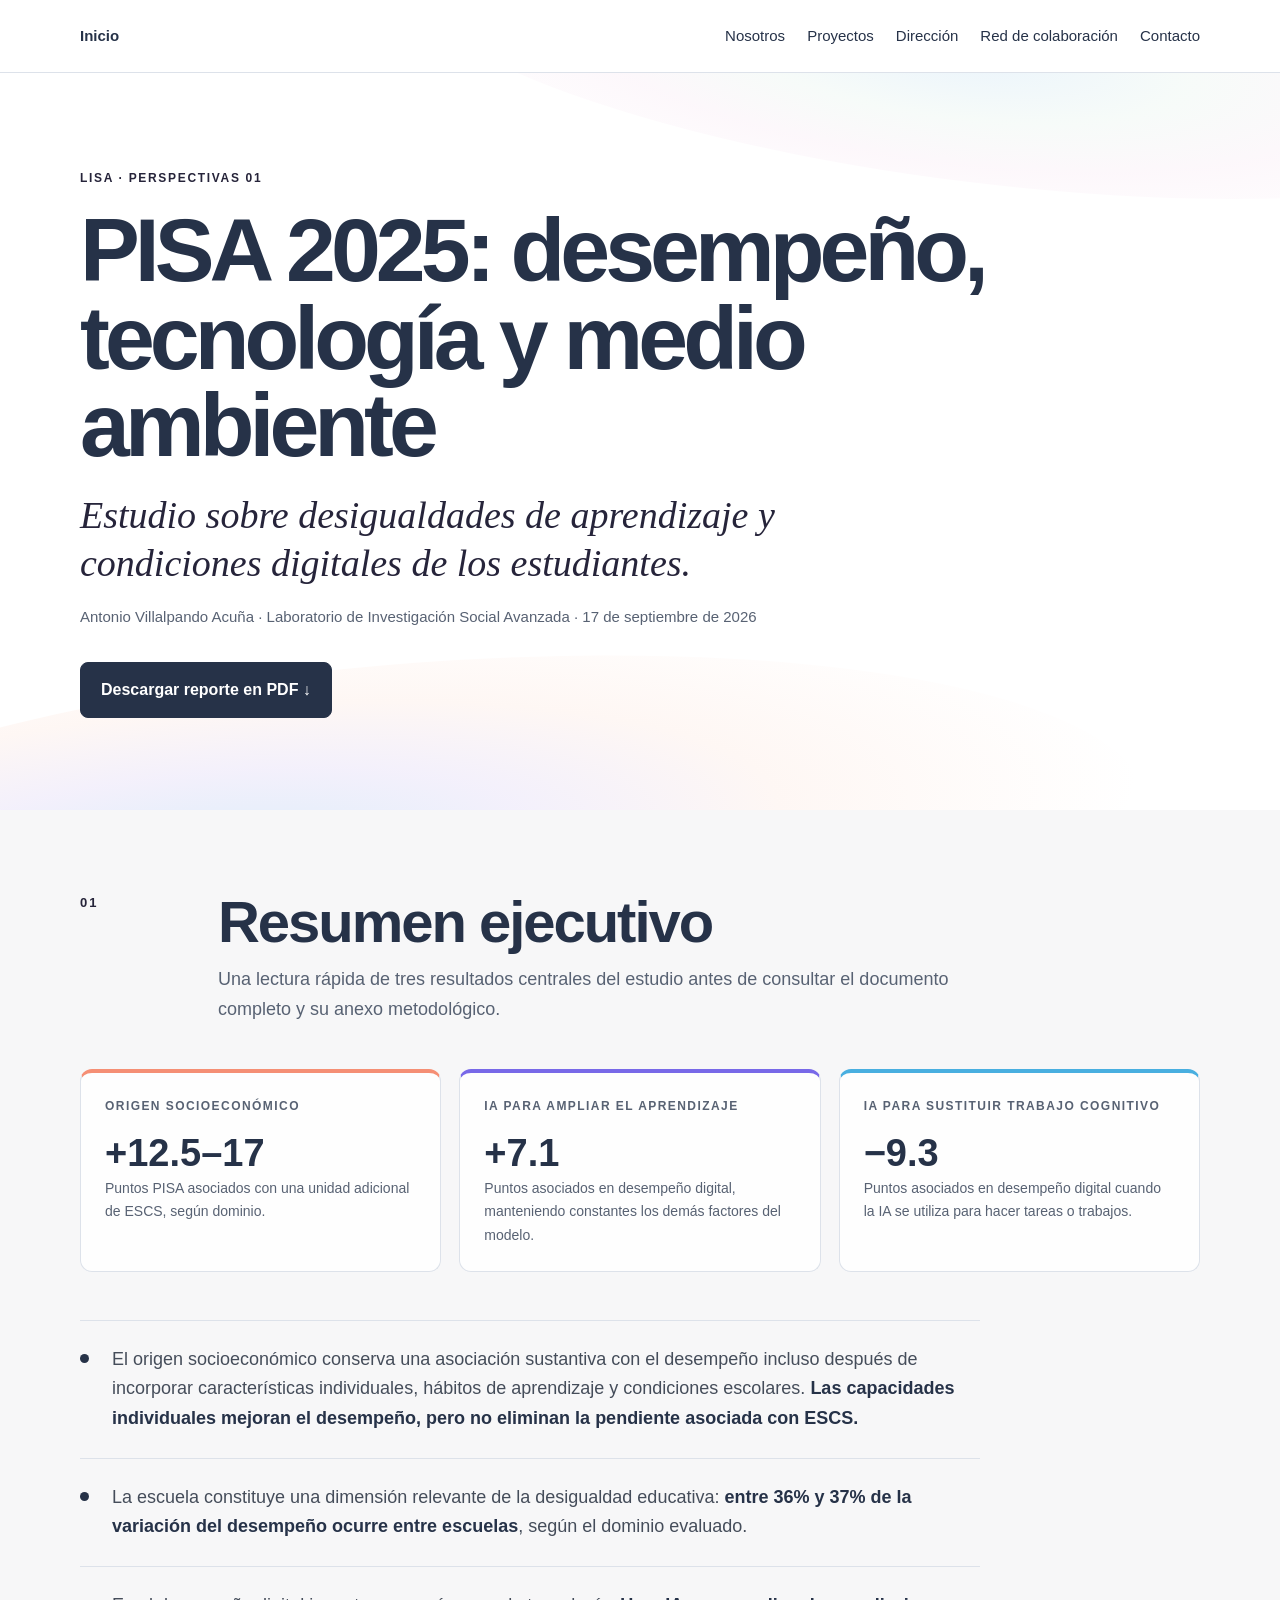
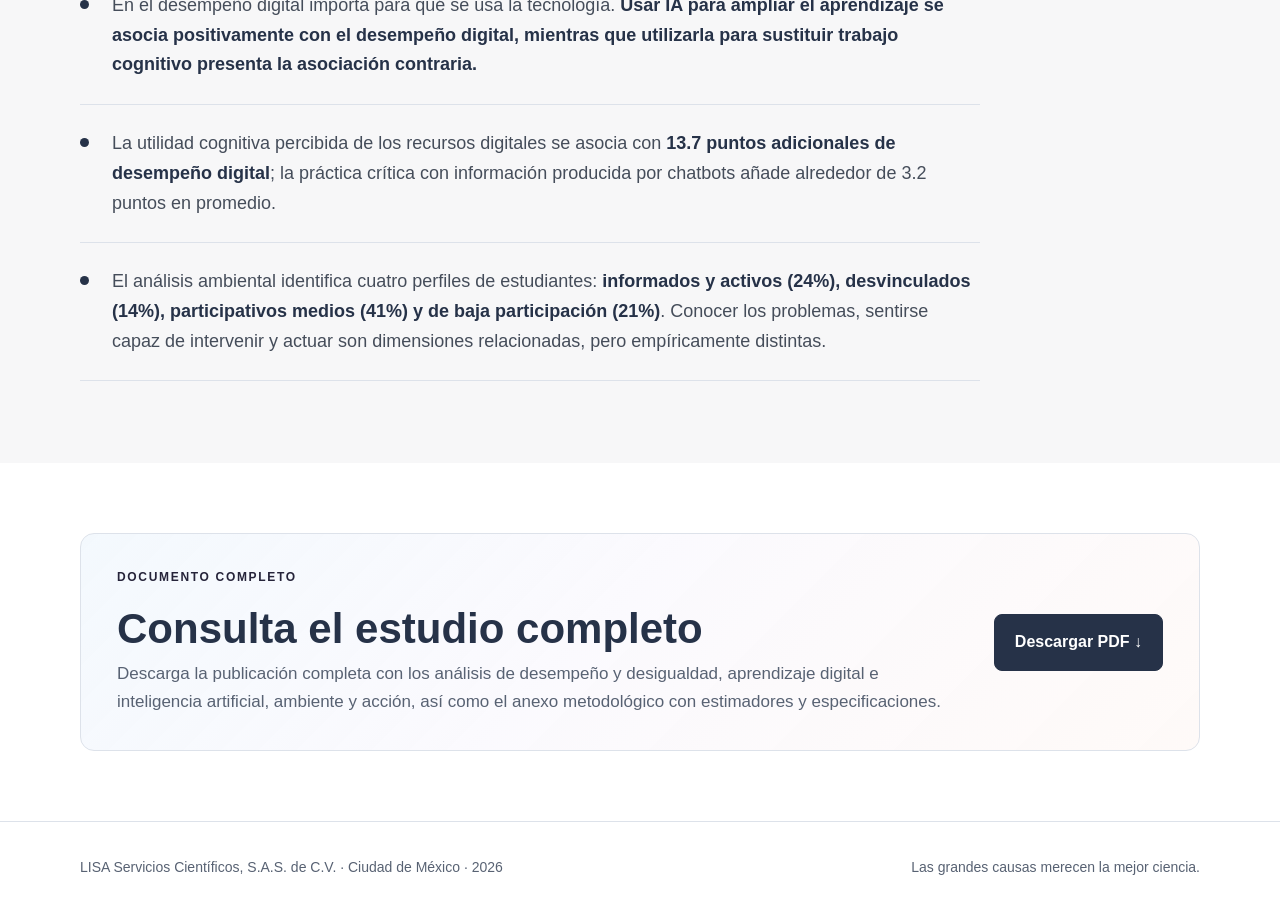
<file: reportes/pisa2025_2.html>
<!DOCTYPE html>
<html lang="es">
<head>
  <meta charset="UTF-8">
  <meta name="viewport" content="width=device-width, initial-scale=1">
  <meta name="description" content="Resumen ejecutivo y descarga del estudio PISA 2025 de LISA sobre desempeño, tecnología, desigualdades de aprendizaje, inteligencia artificial y medio ambiente.">
  <title>PISA 2025: desempeño, tecnología y medio ambiente | LISA</title>

  <style>
    :root {
      --azul: #263248;
      --verde: #26243a;
      --gris: #586273;
      --gris-claro: #f7f7f8;
      --borde: #dde2ea;
      --blanco: #ffffff;
      --salmon: #f58f75;
      --morado: #7869e8;
      --ciencias: #49afe0;
    }

    * { box-sizing: border-box; }
    html { scroll-behavior: smooth; }

    body {
      margin: 0;
      font-family: -apple-system, BlinkMacSystemFont, "Segoe UI", Roboto, Arial, sans-serif;
      color: var(--azul);
      background: var(--blanco);
      line-height: 1.65;
    }

    a { color: inherit; }

    .contenedor {
      width: min(1120px, calc(100% - 40px));
      margin: 0 auto;
    }

    header {
      position: sticky;
      top: 0;
      z-index: 20;
      background: rgba(255,255,255,0.96);
      border-bottom: 1px solid var(--borde);
      backdrop-filter: blur(10px);
    }

    nav {
      min-height: 72px;
      display: flex;
      align-items: center;
      justify-content: space-between;
      gap: 24px;
    }

    .marca {
      color: var(--azul);
      font-size: 15px;
      font-weight: 700;
      text-decoration: none;
    }

    .marca:hover { opacity: 0.72; }

    .menu {
      display: flex;
      flex-wrap: wrap;
      gap: 22px;
    }

    .menu a {
      color: var(--azul);
      text-decoration: none;
      font-size: 15px;
    }

    .menu a:hover { opacity: 0.72; }

    .hero-pisa {
      position: relative;
      overflow: hidden;
      isolation: isolate;
      padding: 96px 0 92px;
      background: #ffffff;
    }

    .hero-pisa::before,
    .hero-pisa::after {
      content: "";
      position: absolute;
      z-index: -1;
      pointer-events: none;
      border-radius: 50%;
    }

    .hero-pisa::before {
      width: 118vw;
      height: 410px;
      left: -28vw;
      bottom: -265px;
      transform: rotate(-5deg);
      background: radial-gradient(
        ellipse at 38% 42%,
        rgba(174,211,244,0.40) 0%,
        rgba(202,188,239,0.22) 24%,
        rgba(250,206,187,0.16) 43%,
        rgba(255,255,255,0) 70%
      );
    }

    .hero-pisa::after {
      width: 94vw;
      height: 300px;
      right: -24vw;
      top: -190px;
      transform: rotate(7deg);
      background: radial-gradient(
        ellipse at 48% 58%,
        rgba(193,222,245,0.32) 0%,
        rgba(205,232,218,0.17) 26%,
        rgba(239,203,228,0.14) 45%,
        rgba(255,255,255,0) 72%
      );
    }

    .kicker {
      margin-bottom: 18px;
      color: var(--verde);
      font-size: 12px;
      font-weight: 800;
      letter-spacing: 0.14em;
      text-transform: uppercase;
    }

    .hero-pisa h1 {
      max-width: 980px;
      margin: 0 0 22px;
      font-size: clamp(48px, 7vw, 92px);
      font-weight: 720;
      letter-spacing: -0.055em;
      line-height: 0.98;
      color: var(--azul);
    }

    .hero-pisa .subtitulo {
      max-width: 860px;
      margin: 0 0 18px;
      font-family: Georgia, "Times New Roman", serif;
      font-size: clamp(24px, 3vw, 38px);
      font-style: italic;
      line-height: 1.25;
      color: var(--verde);
    }

    .meta {
      margin: 0 0 32px;
      color: var(--gris);
      font-size: 15px;
    }

    .boton-descarga {
      display: inline-flex;
      align-items: center;
      gap: 10px;
      padding: 14px 20px;
      border: 1px solid var(--azul);
      border-radius: 8px;
      background: var(--azul);
      color: #ffffff;
      text-decoration: none;
      font-weight: 700;
      transition: transform 0.18s ease, opacity 0.18s ease;
    }

    .boton-descarga:hover {
      transform: translateY(-1px);
      opacity: 0.92;
    }

    section { padding: 82px 0; }

    .seccion-suave {
      position: relative;
      overflow: hidden;
      background: var(--gris-claro);
    }

    .encabezado-seccion {
      display: grid;
      grid-template-columns: 110px minmax(0, 1fr);
      gap: 28px;
      align-items: start;
      margin-bottom: 44px;
    }

    .numero {
      color: var(--verde);
      font-size: 13px;
      font-weight: 800;
      letter-spacing: 0.16em;
    }

    .encabezado-seccion h2 {
      margin: 0 0 12px;
      font-size: clamp(34px, 5vw, 58px);
      line-height: 1.05;
      letter-spacing: -0.035em;
    }

    .encabezado-seccion p {
      max-width: 800px;
      margin: 0;
      color: var(--gris);
      font-size: 18px;
    }

    .resumen-grid {
      display: grid;
      grid-template-columns: repeat(3, 1fr);
      gap: 18px;
      margin-bottom: 48px;
    }

    .dato {
      min-height: 148px;
      padding: 24px;
      border: 1px solid var(--borde);
      border-radius: 12px;
      background: rgba(255,255,255,0.90);
    }

    .dato.math { border-top: 4px solid var(--salmon); }
    .dato.read { border-top: 4px solid var(--morado); }
    .dato.scie { border-top: 4px solid var(--ciencias); }

    .dato-label {
      margin-bottom: 18px;
      color: var(--gris);
      font-size: 12px;
      font-weight: 800;
      letter-spacing: 0.12em;
      text-transform: uppercase;
    }

    .dato-valor {
      margin-bottom: 5px;
      font-size: 38px;
      line-height: 1;
      font-weight: 750;
    }

    .dato-nota {
      margin: 0;
      color: var(--gris);
      font-size: 14px;
    }

    .hallazgos {
      max-width: 900px;
      margin: 0;
      padding: 0;
      list-style: none;
    }

    .hallazgo {
      position: relative;
      padding: 24px 0 24px 32px;
      border-top: 1px solid var(--borde);
      color: #454d5a;
      font-size: 18px;
    }

    .hallazgo:last-child {
      border-bottom: 1px solid var(--borde);
    }

    .hallazgo::before {
      content: "";
      position: absolute;
      left: 0;
      top: 33px;
      width: 9px;
      height: 9px;
      border-radius: 50%;
      background: var(--azul);
    }

    .hallazgo strong {
      color: var(--azul);
    }

    .descarga-final {
      padding: 70px 0;
      background: #ffffff;
    }

    .descarga-box {
      display: grid;
      grid-template-columns: 1fr auto;
      gap: 36px;
      align-items: center;
      padding: 34px 36px;
      border: 1px solid var(--borde);
      border-radius: 14px;
      background: linear-gradient(
        135deg,
        rgba(174,211,244,0.14),
        rgba(202,188,239,0.08) 45%,
        rgba(250,206,187,0.10)
      );
    }

    .descarga-box h2 {
      margin: 0 0 8px;
      font-size: clamp(28px, 4vw, 42px);
      line-height: 1.1;
    }

    .descarga-box p {
      margin: 0;
      color: var(--gris);
      font-size: 17px;
    }

    footer {
      padding: 34px 0;
      border-top: 1px solid var(--borde);
      color: var(--gris);
      font-size: 14px;
    }

    .pie-grid {
      display: flex;
      justify-content: space-between;
      gap: 24px;
      flex-wrap: wrap;
    }

    @media (max-width: 820px) {
      nav {
        align-items: flex-start;
        padding: 18px 0;
        flex-direction: column;
      }

      .menu { gap: 14px; }
      .hero-pisa { padding: 64px 0 62px; }

      .encabezado-seccion {
        grid-template-columns: 1fr;
        gap: 10px;
      }

      .resumen-grid {
        grid-template-columns: 1fr;
      }

      .descarga-box {
        grid-template-columns: 1fr;
      }
    }
  </style>
</head>

<body>

  <header>
    <div class="contenedor">
      <nav>
        <a class="marca" href="../index.html#inicio">Inicio</a>

        <div class="menu">
          <a href="../index.html#nosotros">Nosotros</a>
          <a href="../index.html#proyectos">Proyectos</a>
          <a href="../index.html#direccion">Dirección</a>
          <a href="../index.html#red">Red de colaboración</a>
          <a href="../index.html#contacto">Contacto</a>
        </div>
      </nav>
    </div>
  </header>

  <main>

    <section class="hero-pisa">
      <div class="contenedor">
        <div class="kicker">LISA · Perspectivas 01</div>

        <h1>PISA 2025: desempeño, tecnología y medio ambiente</h1>

        <p class="subtitulo">
          Estudio sobre desigualdades de aprendizaje y condiciones digitales de los estudiantes.
        </p>

        <p class="meta">
          Antonio Villalpando Acuña · Laboratorio de Investigación Social Avanzada · 17 de septiembre de 2026
        </p>

        <a
          class="boton-descarga"
          href="./LISA_PISA2025_Desigualdades_digitales.pdf"
          target="_blank"
          rel="noopener noreferrer"
          download
        >
          Descargar reporte en PDF ↓
        </a>
      </div>
    </section>

    <section class="seccion-suave" id="resumen">
      <div class="contenedor">

        
        <div class="encabezado-seccion">
          <div class="numero">01</div>

          <div>
            <h2>Resumen ejecutivo</h2>
            <p>
              Una lectura rápida de tres resultados centrales del estudio antes
              de consultar el documento completo y su anexo metodológico.
            </p>
          </div>
        </div>

        <div class="resumen-grid">

          <article class="dato math">
            <div class="dato-label">Origen socioeconómico</div>
            <div class="dato-valor">+12.5–17</div>
            <p class="dato-nota">Puntos PISA asociados con una unidad adicional de ESCS, según dominio.</p>
          </article>

          <article class="dato read">
            <div class="dato-label">IA para ampliar el aprendizaje</div>
            <div class="dato-valor">+7.1</div>
            <p class="dato-nota">Puntos asociados en desempeño digital, manteniendo constantes los demás factores del modelo.</p>
          </article>

          <article class="dato scie">
            <div class="dato-label">IA para sustituir trabajo cognitivo</div>
            <div class="dato-valor">−9.3</div>
            <p class="dato-nota">Puntos asociados en desempeño digital cuando la IA se utiliza para hacer tareas o trabajos.</p>
          </article>

        </div>

        <ul class="hallazgos">

          <li class="hallazgo">
            El origen socioeconómico conserva una asociación sustantiva con el desempeño incluso después de incorporar
            características individuales, hábitos de aprendizaje y condiciones escolares. <strong>Las capacidades individuales
            mejoran el desempeño, pero no eliminan la pendiente asociada con ESCS.</strong>
          </li>

          <li class="hallazgo">
            La escuela constituye una dimensión relevante de la desigualdad educativa:
            <strong>entre 36% y 37% de la variación del desempeño ocurre entre escuelas</strong>,
            según el dominio evaluado.
          </li>

          <li class="hallazgo">
            En el desempeño digital importa para qué se usa la tecnología. <strong>Usar IA para ampliar el aprendizaje
            se asocia positivamente con el desempeño digital, mientras que utilizarla para sustituir trabajo cognitivo
            presenta la asociación contraria.</strong>
          </li>

          <li class="hallazgo">
            La utilidad cognitiva percibida de los recursos digitales se asocia con <strong>13.7 puntos adicionales
            de desempeño digital</strong>; la práctica crítica con información producida por chatbots añade alrededor
            de 3.2 puntos en promedio.
          </li>

          <li class="hallazgo">
            El análisis ambiental identifica cuatro perfiles de estudiantes:
            <strong>informados y activos (24%), desvinculados (14%), participativos medios (41%) y de baja participación (21%)</strong>.
            Conocer los problemas, sentirse capaz de intervenir y actuar son dimensiones relacionadas, pero empíricamente distintas.
          </li>

        </ul>

      </div>
    </section>

    <section class="descarga-final">
      <div class="contenedor">

        <div class="descarga-box">

          <div>
            <div class="kicker">Documento completo</div>
            <h2>Consulta el estudio completo</h2>
            <p>
              Descarga la publicación completa con los análisis de desempeño y desigualdad,
              aprendizaje digital e inteligencia artificial, ambiente y acción,
              así como el anexo metodológico con estimadores y especificaciones.
            </p>
          </div>

          <a
            class="boton-descarga"
            href="./LISA_PISA2025_Desigualdades_digitales.pdf"
            target="_blank"
            rel="noopener noreferrer"
            download
          >
            Descargar PDF ↓
          </a>

        </div>

      </div>
    </section>

  </main>

  <footer>
    <div class="contenedor pie-grid">
      <span>LISA Servicios Científicos, S.A.S. de C.V. · Ciudad de México · 2026</span>
      <span>Las grandes causas merecen la mejor ciencia.</span>
    </div>
  </footer>

</body>
</html>
</file>
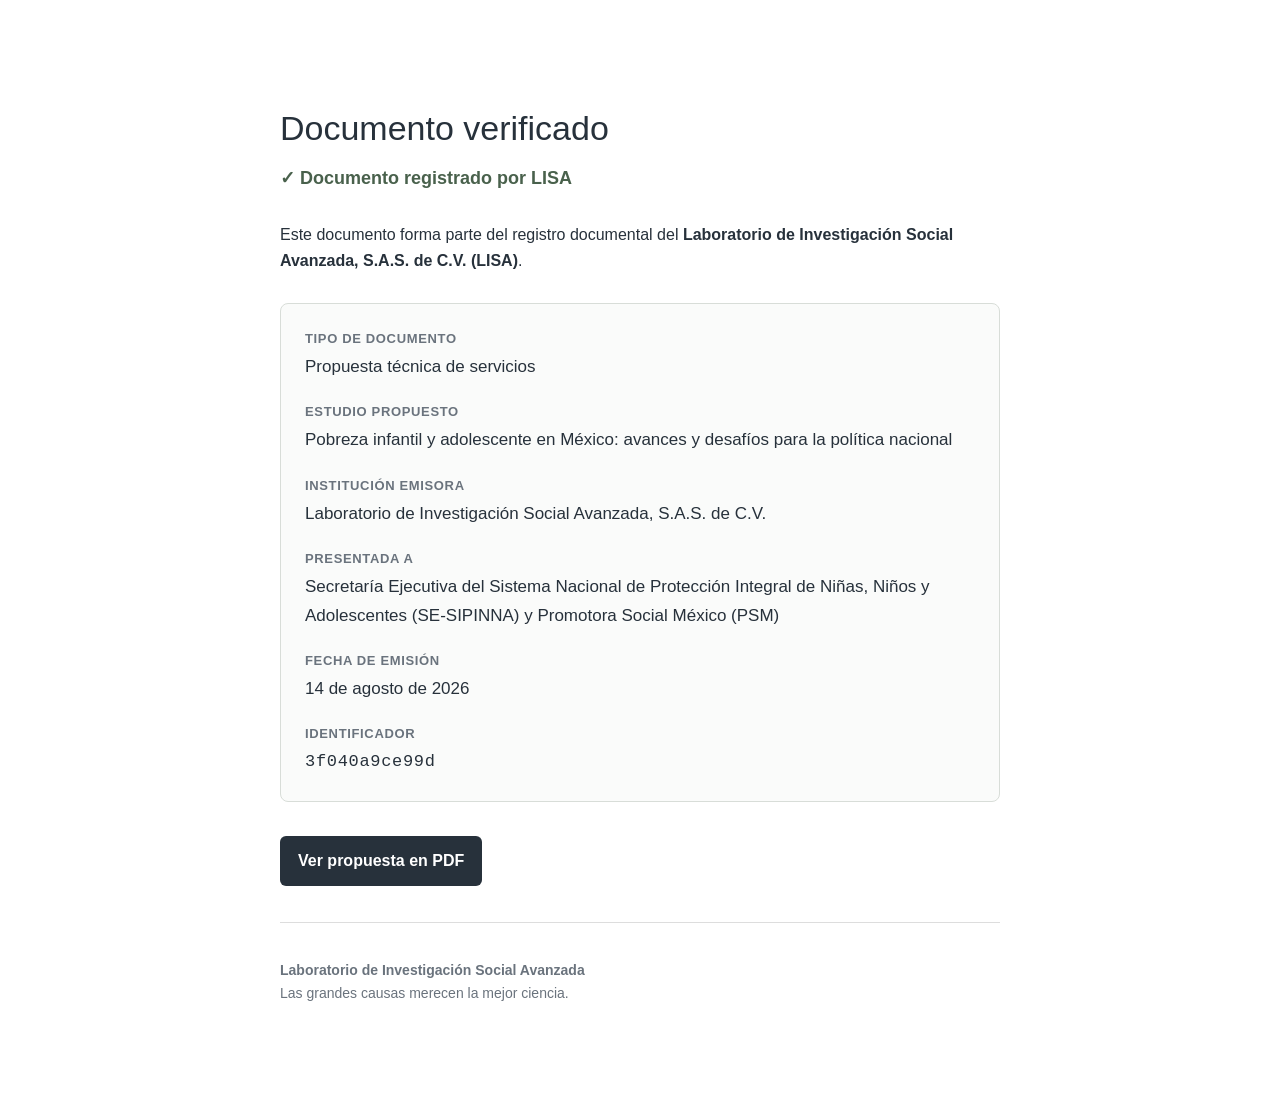
<file: verify/3f040a9ce99d.html>
<!DOCTYPE html>
<html lang="es">
<head>
  <meta charset="UTF-8">
  <meta name="viewport" content="width=device-width, initial-scale=1">

  <meta name="robots" content="noindex,nofollow">

  <title>Propuesta técnica | LISA</title>

  <style>
    body {
      font-family: -apple-system, BlinkMacSystemFont, "Segoe UI", Roboto, Arial, sans-serif;
      max-width: 720px;
      margin: 70px auto;
      padding: 30px;
      color: #27313b;
      line-height: 1.65;
      background: #ffffff;
    }

    h1 {
      margin: 0 0 8px;
      font-size: 34px;
      font-weight: 400;
    }

    .estado {
      margin-bottom: 28px;
      color: #49614c;
      font-size: 18px;
      font-weight: 600;
    }

    .bloque {
      margin: 28px 0;
      padding: 24px;
      border: 1px solid #d8ddd8;
      border-radius: 8px;
      background: #fafbfa;
    }

    .campo {
      margin-bottom: 20px;
    }

    .campo:last-child {
      margin-bottom: 0;
    }

    .etiqueta {
      display: block;
      margin-bottom: 4px;
      color: #6a737d;
      font-size: 13px;
      font-weight: 700;
      letter-spacing: 0.05em;
      text-transform: uppercase;
    }

    .valor {
      font-size: 17px;
    }

    .codigo {
      font-family: Consolas, Monaco, "Courier New", monospace;
      letter-spacing: 0.04em;
    }

    .boton {
      display: inline-block;
      margin-top: 6px;
      padding: 12px 18px;
      border-radius: 6px;
      background: #27313b;
      color: #ffffff;
      text-decoration: none;
      font-weight: 600;
    }

    .boton:hover {
      background: #3a4651;
    }

    hr {
      margin: 36px 0;
      border: 0;
      border-top: 1px solid #dddddd;
    }

    .pie {
      color: #6a737d;
      font-size: 14px;
    }
  </style>
</head>

<body>

  <h1>Documento verificado</h1>

  <div class="estado">✓ Documento registrado por LISA</div>

  <p>
    Este documento forma parte del registro documental del
    <strong>Laboratorio de Investigación Social Avanzada, S.A.S. de C.V. (LISA)</strong>.
  </p>

  <div class="bloque">

    <div class="campo">
      <span class="etiqueta">Tipo de documento</span>
      <div class="valor">Propuesta técnica de servicios</div>
    </div>

    <div class="campo">
      <span class="etiqueta">Estudio propuesto</span>
      <div class="valor">
        Pobreza infantil y adolescente en México: avances y desafíos para la política nacional
      </div>
    </div>

    <div class="campo">
      <span class="etiqueta">Institución emisora</span>
      <div class="valor">
        Laboratorio de Investigación Social Avanzada, S.A.S. de C.V.
      </div>
    </div>

    <div class="campo">
      <span class="etiqueta">Presentada a</span>
      <div class="valor">
        Secretaría Ejecutiva del Sistema Nacional de Protección Integral de Niñas,
        Niños y Adolescentes (SE-SIPINNA) y Promotora Social México (PSM)
      </div>
    </div>

    <div class="campo">
      <span class="etiqueta">Fecha de emisión</span>
      <div class="valor">14 de agosto de 2026</div>
    </div>

    <div class="campo">
      <span class="etiqueta">Identificador</span>
      <div class="valor codigo">3f040a9ce99d</div>
    </div>

  </div>

  <a class="boton" href="3f040a9ce99d.pdf" target="_blank">
    Ver propuesta en PDF
  </a>

  <hr>

  <div class="pie">
    <strong>Laboratorio de Investigación Social Avanzada</strong><br>
    Las grandes causas merecen la mejor ciencia.
  </div>

</body>
</html>
</file>
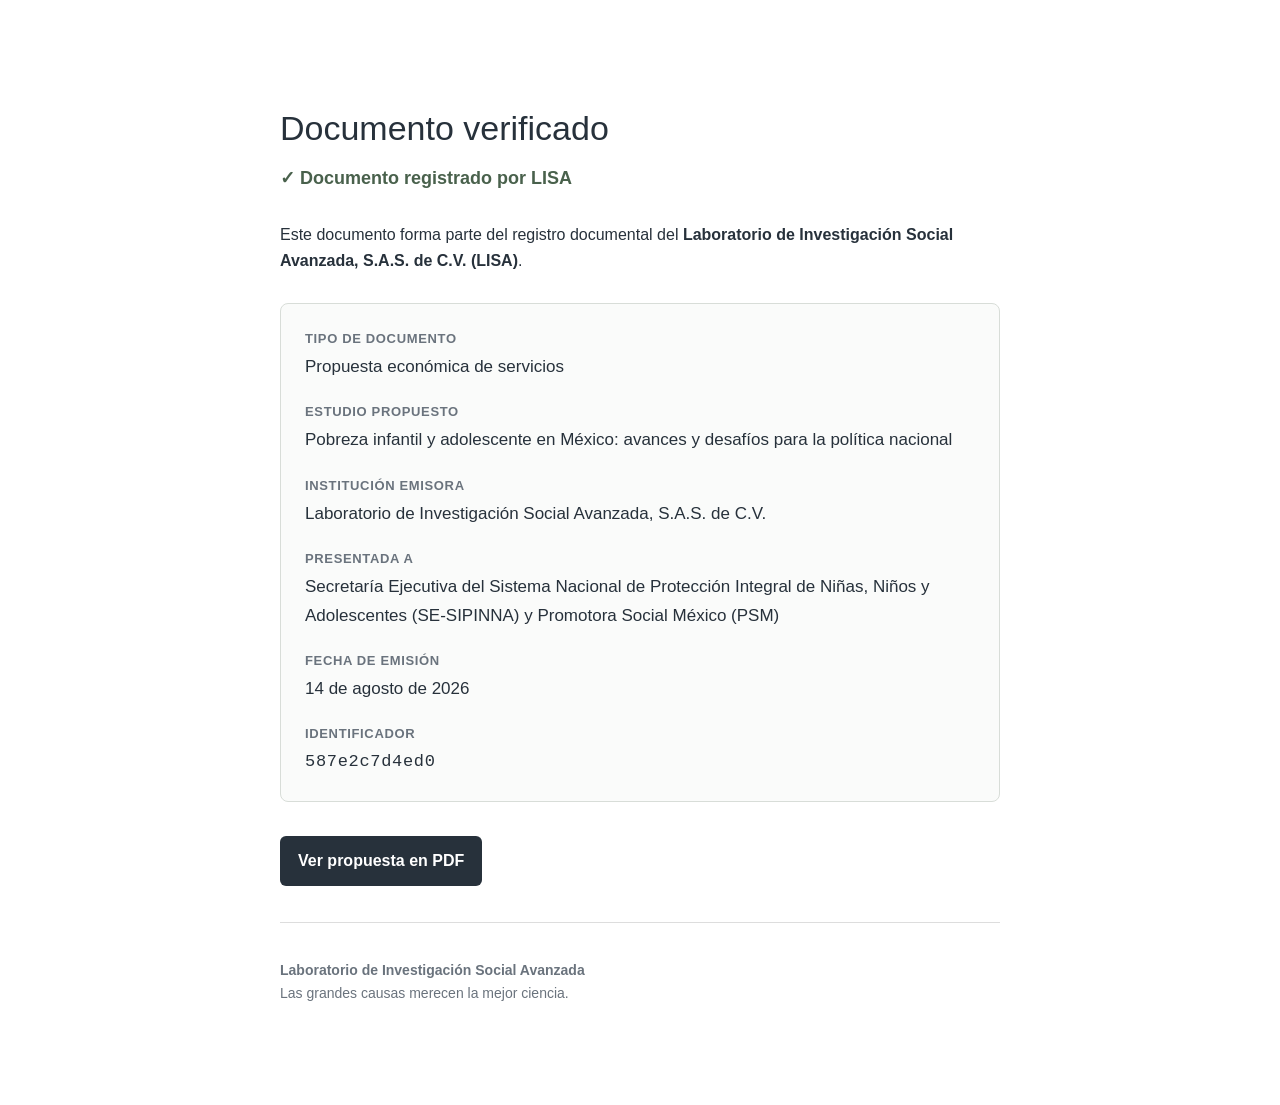
<file: verify/587e2c7d4ed0.html>
<!DOCTYPE html>
<html lang="es">
<head>
  <meta charset="UTF-8">
  <meta name="viewport" content="width=device-width, initial-scale=1">

  <meta name="robots" content="noindex,nofollow">

  <title>Propuesta económica | LISA</title>

  <style>
    body {
      font-family: -apple-system, BlinkMacSystemFont, "Segoe UI", Roboto, Arial, sans-serif;
      max-width: 720px;
      margin: 70px auto;
      padding: 30px;
      color: #27313b;
      line-height: 1.65;
      background: #ffffff;
    }

    h1 {
      margin: 0 0 8px;
      font-size: 34px;
      font-weight: 400;
    }

    .estado {
      margin-bottom: 28px;
      color: #49614c;
      font-size: 18px;
      font-weight: 600;
    }

    .bloque {
      margin: 28px 0;
      padding: 24px;
      border: 1px solid #d8ddd8;
      border-radius: 8px;
      background: #fafbfa;
    }

    .campo {
      margin-bottom: 20px;
    }

    .campo:last-child {
      margin-bottom: 0;
    }

    .etiqueta {
      display: block;
      margin-bottom: 4px;
      color: #6a737d;
      font-size: 13px;
      font-weight: 700;
      letter-spacing: 0.05em;
      text-transform: uppercase;
    }

    .valor {
      font-size: 17px;
    }

    .codigo {
      font-family: Consolas, Monaco, "Courier New", monospace;
      letter-spacing: 0.04em;
    }

    .boton {
      display: inline-block;
      margin-top: 6px;
      padding: 12px 18px;
      border-radius: 6px;
      background: #27313b;
      color: #ffffff;
      text-decoration: none;
      font-weight: 600;
    }

    .boton:hover {
      background: #3a4651;
    }

    hr {
      margin: 36px 0;
      border: 0;
      border-top: 1px solid #dddddd;
    }

    .pie {
      color: #6a737d;
      font-size: 14px;
    }
  </style>
</head>

<body>

  <h1>Documento verificado</h1>

  <div class="estado">✓ Documento registrado por LISA</div>

  <p>
    Este documento forma parte del registro documental del
    <strong>Laboratorio de Investigación Social Avanzada, S.A.S. de C.V. (LISA)</strong>.
  </p>

  <div class="bloque">

    <div class="campo">
      <span class="etiqueta">Tipo de documento</span>
      <div class="valor">Propuesta económica de servicios</div>
    </div>

    <div class="campo">
      <span class="etiqueta">Estudio propuesto</span>
      <div class="valor">
        Pobreza infantil y adolescente en México: avances y desafíos para la política nacional
      </div>
    </div>

    <div class="campo">
      <span class="etiqueta">Institución emisora</span>
      <div class="valor">
        Laboratorio de Investigación Social Avanzada, S.A.S. de C.V.
      </div>
    </div>

    <div class="campo">
      <span class="etiqueta">Presentada a</span>
      <div class="valor">
        Secretaría Ejecutiva del Sistema Nacional de Protección Integral de Niñas,
        Niños y Adolescentes (SE-SIPINNA) y Promotora Social México (PSM)
      </div>
    </div>

    <div class="campo">
      <span class="etiqueta">Fecha de emisión</span>
      <div class="valor">14 de agosto de 2026</div>
    </div>

    <div class="campo">
      <span class="etiqueta">Identificador</span>
      <div class="valor codigo">587e2c7d4ed0</div>
    </div>

  </div>

  <a class="boton" href="587e2c7d4ed0.pdf" target="_blank">
    Ver propuesta en PDF
  </a>

  <hr>

  <div class="pie">
    <strong>Laboratorio de Investigación Social Avanzada</strong><br>
    Las grandes causas merecen la mejor ciencia.
  </div>

</body>
</html>
</file>
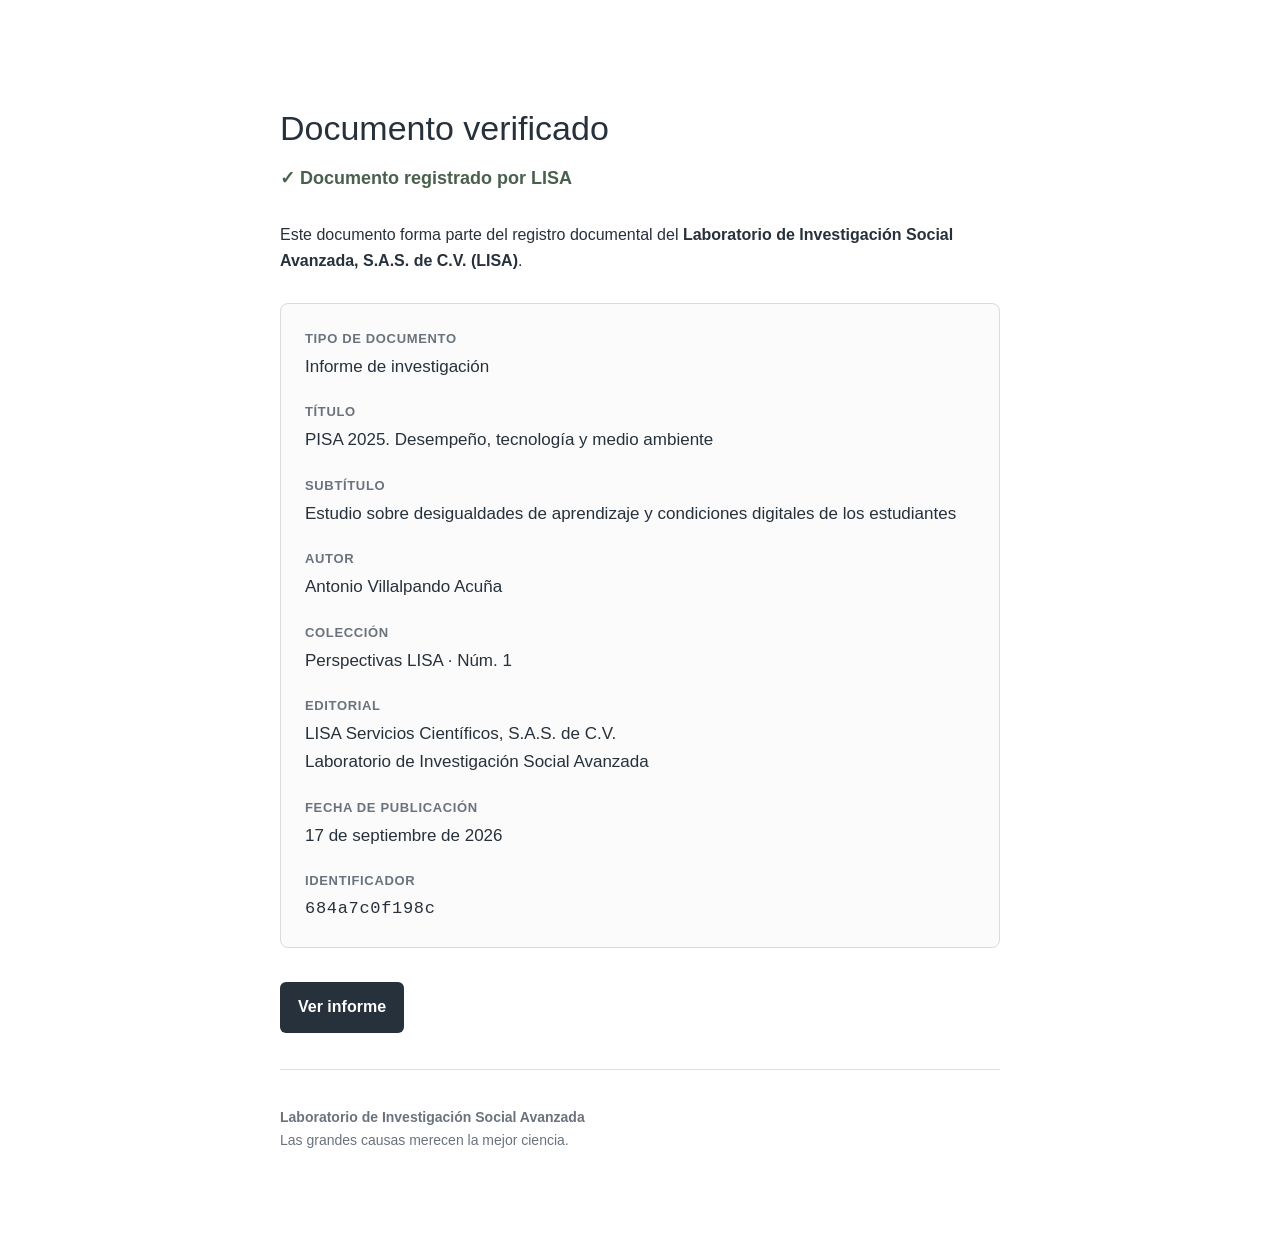
<file: verify/684a7c0f198c.html>
<!DOCTYPE html>
<html lang="es">
<head>
  <meta charset="UTF-8">
  <meta name="viewport" content="width=device-width, initial-scale=1">

  <meta name="robots" content="noindex,nofollow">

  <title>PISA 2025. Desempeño, tecnología y medio ambiente | LISA</title>

  <style>
    body {
      font-family: -apple-system, BlinkMacSystemFont, "Segoe UI", Roboto, Arial, sans-serif;
      max-width: 720px;
      margin: 70px auto;
      padding: 30px;
      color: #27313b;
      line-height: 1.65;
      background: #ffffff;
    }

    h1 {
      margin: 0 0 8px;
      font-size: 34px;
      font-weight: 400;
    }

    .estado {
      margin-bottom: 28px;
      color: #49614c;
      font-size: 18px;
      font-weight: 600;
    }

    .bloque {
      margin: 28px 0;
      padding: 24px;
      border: 1px solid #d8ddd8;
      border-radius: 8px;
      background: #fafbfa;
    }

    .campo {
      margin-bottom: 20px;
    }

    .campo:last-child {
      margin-bottom: 0;
    }

    .etiqueta {
      display: block;
      margin-bottom: 4px;
      color: #6a737d;
      font-size: 13px;
      font-weight: 700;
      letter-spacing: 0.05em;
      text-transform: uppercase;
    }

    .valor {
      font-size: 17px;
    }

    .codigo {
      font-family: Consolas, Monaco, "Courier New", monospace;
      letter-spacing: 0.04em;
    }

    .boton {
      display: inline-block;
      margin-top: 6px;
      padding: 12px 18px;
      border-radius: 6px;
      background: #27313b;
      color: #ffffff;
      text-decoration: none;
      font-weight: 600;
    }

    .boton:hover {
      background: #3a4651;
    }

    hr {
      margin: 36px 0;
      border: 0;
      border-top: 1px solid #dddddd;
    }

    .pie {
      color: #6a737d;
      font-size: 14px;
    }
  </style>
</head>

<body>

  <h1>Documento verificado</h1>

  <div class="estado">✓ Documento registrado por LISA</div>

  <p>
    Este documento forma parte del registro documental del
    <strong>Laboratorio de Investigación Social Avanzada, S.A.S. de C.V. (LISA)</strong>.
  </p>

  <div class="bloque">

    <div class="campo">
      <span class="etiqueta">Tipo de documento</span>
      <div class="valor">Informe de investigación</div>
    </div>

    <div class="campo">
      <span class="etiqueta">Título</span>
      <div class="valor">
        PISA 2025. Desempeño, tecnología y medio ambiente
      </div>
    </div>

    <div class="campo">
      <span class="etiqueta">Subtítulo</span>
      <div class="valor">
        Estudio sobre desigualdades de aprendizaje y condiciones digitales de los estudiantes
      </div>
    </div>

    <div class="campo">
      <span class="etiqueta">Autor</span>
      <div class="valor">Antonio Villalpando Acuña</div>
    </div>

    <div class="campo">
      <span class="etiqueta">Colección</span>
      <div class="valor">Perspectivas LISA · Núm. 1</div>
    </div>

    <div class="campo">
      <span class="etiqueta">Editorial</span>
      <div class="valor">
        LISA Servicios Científicos, S.A.S. de C.V.<br>
        Laboratorio de Investigación Social Avanzada
      </div>
    </div>

    <div class="campo">
      <span class="etiqueta">Fecha de publicación</span>
      <div class="valor">17 de septiembre de 2026</div>
    </div>

    <div class="campo">
      <span class="etiqueta">Identificador</span>
      <div class="valor codigo">684a7c0f198c</div>
    </div>

  </div>

  <a class="boton" href="https://antoniovillalpando.github.io/lisa/reportes/pisa2025_2.html" target="_blank" rel="noopener noreferrer">
    Ver informe
  </a>

  <hr>

  <div class="pie">
    <strong>Laboratorio de Investigación Social Avanzada</strong><br>
    Las grandes causas merecen la mejor ciencia.
  </div>

</body>
</html>
</file>
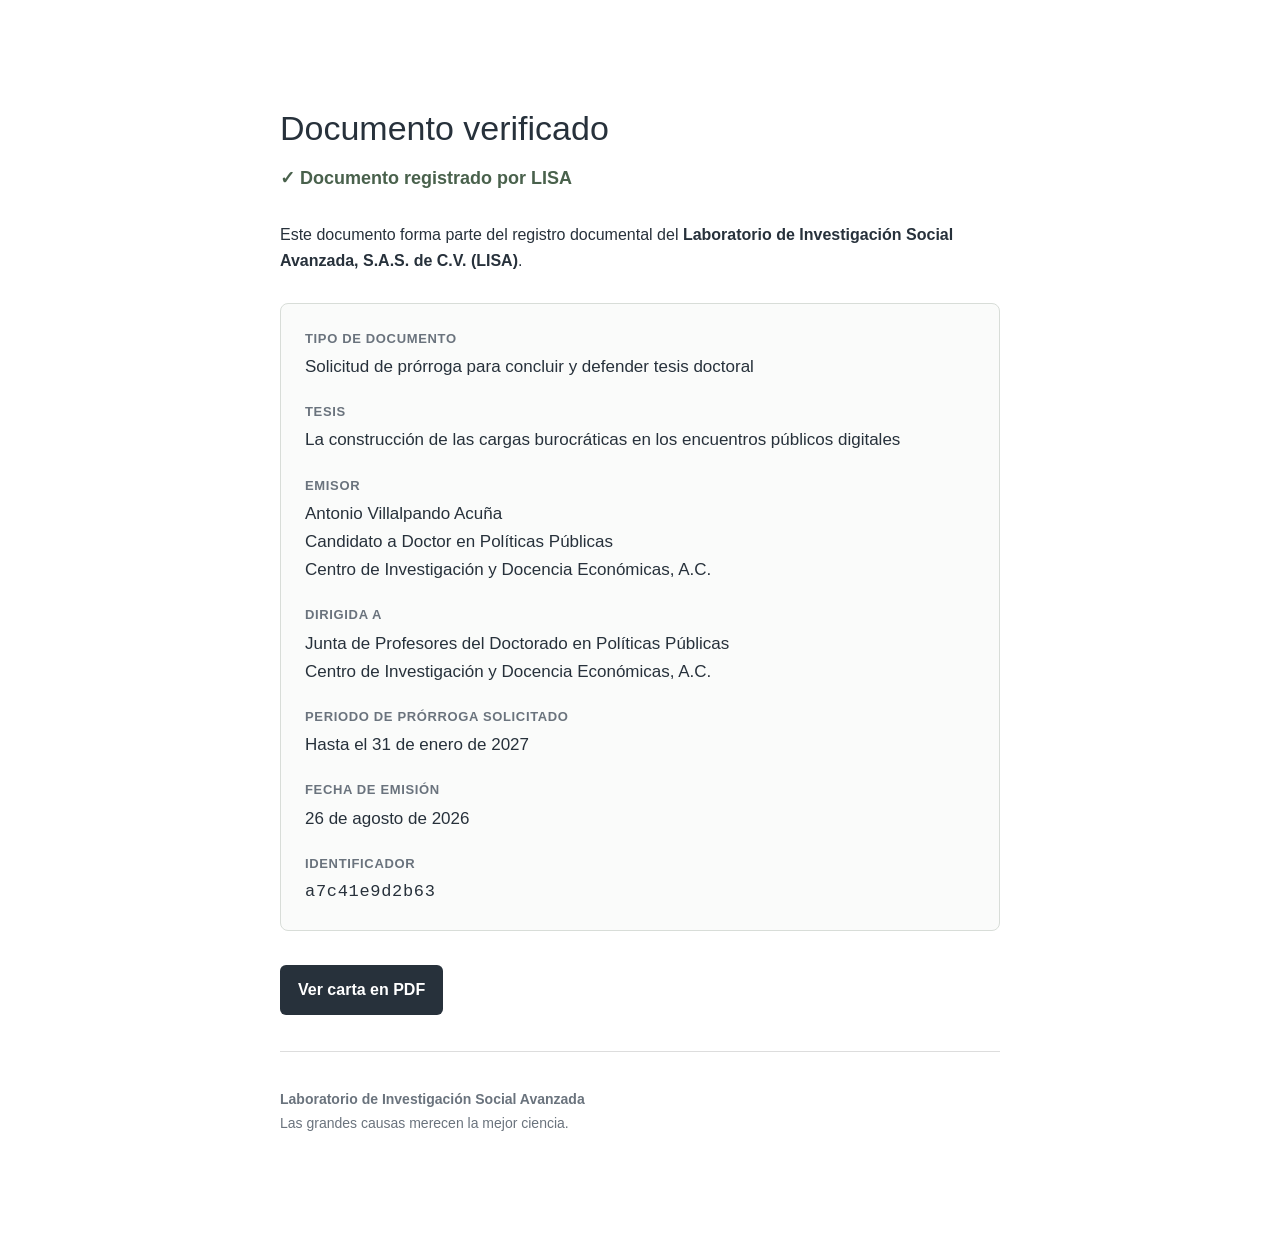
<file: verify/a7c41e9d2b63.html>
<!DOCTYPE html>
<html lang="es">
<head>
  <meta charset="UTF-8">
  <meta name="viewport" content="width=device-width, initial-scale=1">

  <meta name="robots" content="noindex,nofollow">

  <title>Solicitud de prórroga doctoral | LISA</title>

  <style>
    body {
      font-family: -apple-system, BlinkMacSystemFont, "Segoe UI", Roboto, Arial, sans-serif;
      max-width: 720px;
      margin: 70px auto;
      padding: 30px;
      color: #27313b;
      line-height: 1.65;
      background: #ffffff;
    }

    h1 {
      margin: 0 0 8px;
      font-size: 34px;
      font-weight: 400;
    }

    .estado {
      margin-bottom: 28px;
      color: #49614c;
      font-size: 18px;
      font-weight: 600;
    }

    .bloque {
      margin: 28px 0;
      padding: 24px;
      border: 1px solid #d8ddd8;
      border-radius: 8px;
      background: #fafbfa;
    }

    .campo {
      margin-bottom: 20px;
    }

    .campo:last-child {
      margin-bottom: 0;
    }

    .etiqueta {
      display: block;
      margin-bottom: 4px;
      color: #6a737d;
      font-size: 13px;
      font-weight: 700;
      letter-spacing: 0.05em;
      text-transform: uppercase;
    }

    .valor {
      font-size: 17px;
    }

    .codigo {
      font-family: Consolas, Monaco, "Courier New", monospace;
      letter-spacing: 0.04em;
    }

    .boton {
      display: inline-block;
      margin-top: 6px;
      padding: 12px 18px;
      border-radius: 6px;
      background: #27313b;
      color: #ffffff;
      text-decoration: none;
      font-weight: 600;
    }

    .boton:hover {
      background: #3a4651;
    }

    hr {
      margin: 36px 0;
      border: 0;
      border-top: 1px solid #dddddd;
    }

    .pie {
      color: #6a737d;
      font-size: 14px;
    }
  </style>
</head>

<body>

  <h1>Documento verificado</h1>

  <div class="estado">✓ Documento registrado por LISA</div>

  <p>
    Este documento forma parte del registro documental del
    <strong>Laboratorio de Investigación Social Avanzada, S.A.S. de C.V. (LISA)</strong>.
  </p>

  <div class="bloque">

    <div class="campo">
      <span class="etiqueta">Tipo de documento</span>
      <div class="valor">Solicitud de prórroga para concluir y defender tesis doctoral</div>
    </div>

    <div class="campo">
      <span class="etiqueta">Tesis</span>
      <div class="valor">
        La construcción de las cargas burocráticas en los encuentros públicos digitales
      </div>
    </div>

    <div class="campo">
      <span class="etiqueta">Emisor</span>
      <div class="valor">
        Antonio Villalpando Acuña<br>
        Candidato a Doctor en Políticas Públicas<br>
        Centro de Investigación y Docencia Económicas, A.C.
      </div>
    </div>

    <div class="campo">
      <span class="etiqueta">Dirigida a</span>
      <div class="valor">
        Junta de Profesores del Doctorado en Políticas Públicas<br>
        Centro de Investigación y Docencia Económicas, A.C.
      </div>
    </div>

    <div class="campo">
      <span class="etiqueta">Periodo de prórroga solicitado</span>
      <div class="valor">Hasta el 31 de enero de 2027</div>
    </div>

    <div class="campo">
      <span class="etiqueta">Fecha de emisión</span>
      <div class="valor">26 de agosto de 2026</div>
    </div>

    <div class="campo">
      <span class="etiqueta">Identificador</span>
      <div class="valor codigo">a7c41e9d2b63</div>
    </div>

  </div>

  <a class="boton" href="a7c41e9d2b63.pdf" target="_blank">
    Ver carta en PDF
  </a>

  <hr>

  <div class="pie">
    <strong>Laboratorio de Investigación Social Avanzada</strong><br>
    Las grandes causas merecen la mejor ciencia.
  </div>

</body>
</html>
</file>
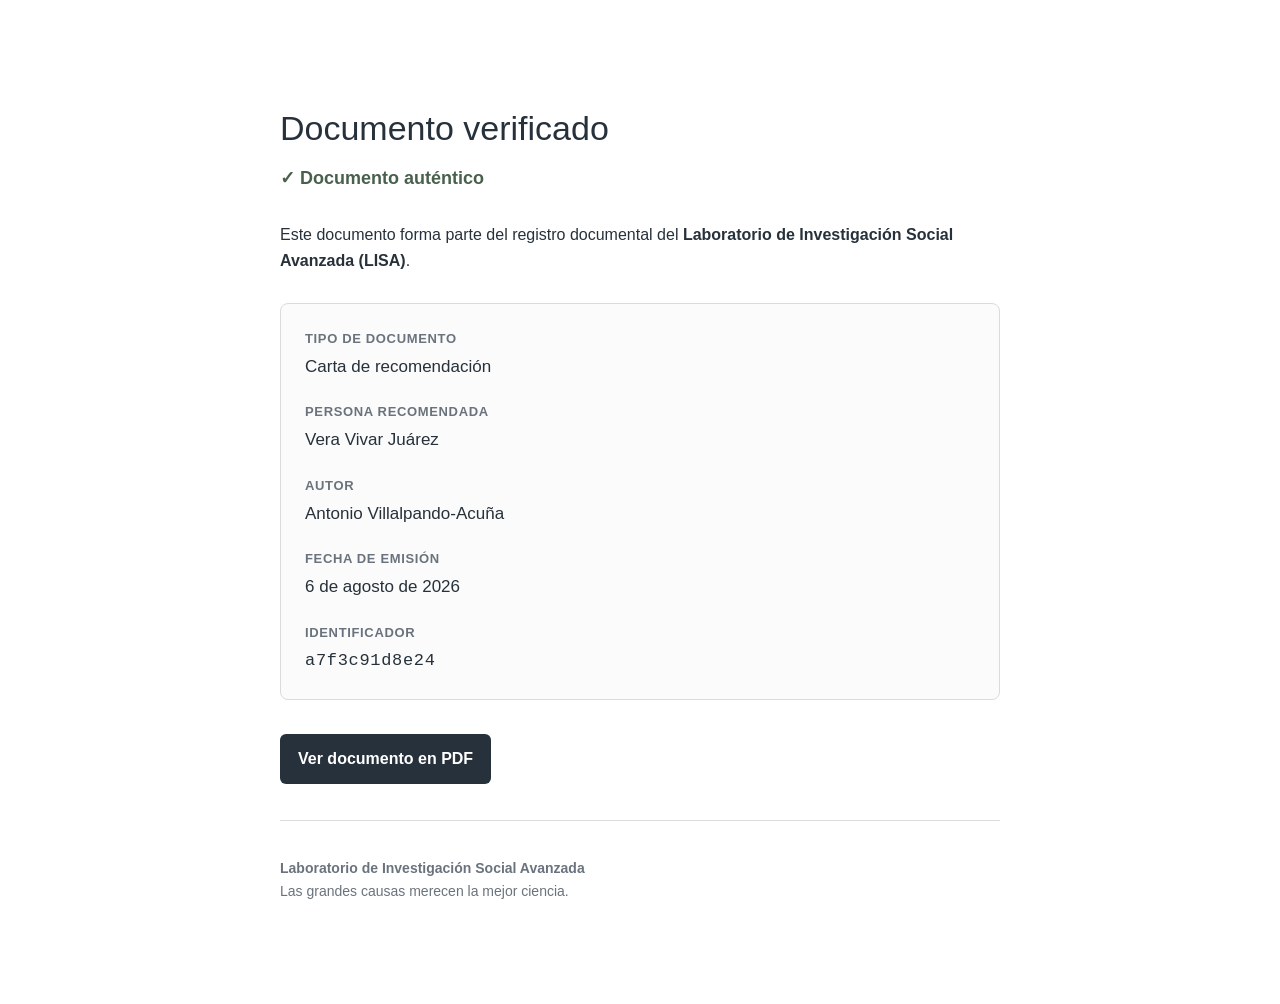
<file: verify/a7f3c91d8e24.html>
<!DOCTYPE html>
<html lang="es">
<head>
  <meta charset="UTF-8">
  <meta name="viewport" content="width=device-width, initial-scale=1">

  <meta name="robots" content="noindex,nofollow">

  <title>Carta de recomendación | LISA</title>

  <style>
    body {
      font-family: -apple-system, BlinkMacSystemFont, "Segoe UI", Roboto, Arial, sans-serif;
      max-width: 720px;
      margin: 70px auto;
      padding: 30px;
      color: #27313b;
      line-height: 1.65;
      background: #ffffff;
    }

    h1 {
      margin: 0 0 8px;
      font-size: 34px;
      font-weight: 400;
    }

    .estado {
      margin-bottom: 28px;
      color: #49614c;
      font-size: 18px;
      font-weight: 600;
    }

    .bloque {
      margin: 28px 0;
      padding: 24px;
      border: 1px solid #d8ddd8;
      border-radius: 8px;
      background: #fafbfa;
    }

    .campo {
      margin-bottom: 20px;
    }

    .campo:last-child {
      margin-bottom: 0;
    }

    .etiqueta {
      display: block;
      margin-bottom: 4px;
      color: #6a737d;
      font-size: 13px;
      font-weight: 700;
      letter-spacing: 0.05em;
      text-transform: uppercase;
    }

    .valor {
      font-size: 17px;
    }

    .codigo {
      font-family: Consolas, Monaco, "Courier New", monospace;
      letter-spacing: 0.04em;
    }

    .boton {
      display: inline-block;
      margin-top: 6px;
      padding: 12px 18px;
      border-radius: 6px;
      background: #27313b;
      color: #ffffff;
      text-decoration: none;
      font-weight: 600;
    }

    .boton:hover {
      background: #3a4651;
    }

    hr {
      margin: 36px 0;
      border: 0;
      border-top: 1px solid #dddddd;
    }

    .pie {
      color: #6a737d;
      font-size: 14px;
    }
  </style>
</head>

<body>

  <h1>Documento verificado</h1>

  <div class="estado">✓ Documento auténtico</div>

  <p>
    Este documento forma parte del registro documental del
    <strong>Laboratorio de Investigación Social Avanzada (LISA)</strong>.
  </p>

  <div class="bloque">

    <div class="campo">
      <span class="etiqueta">Tipo de documento</span>
      <div class="valor">Carta de recomendación</div>
    </div>

    <div class="campo">
      <span class="etiqueta">Persona recomendada</span>
      <div class="valor">Vera Vivar Juárez</div>
    </div>

    <div class="campo">
      <span class="etiqueta">Autor</span>
      <div class="valor">Antonio Villalpando-Acuña</div>
    </div>

    <div class="campo">
      <span class="etiqueta">Fecha de emisión</span>
      <div class="valor">6 de agosto de 2026</div>
    </div>

    <div class="campo">
      <span class="etiqueta">Identificador</span>
      <div class="valor codigo">a7f3c91d8e24</div>
    </div>

  </div>

  <a class="boton" href="a7f3c91d8e24.pdf" target="_blank">
    Ver documento en PDF
  </a>

  <hr>

  <div class="pie">
    <strong>Laboratorio de Investigación Social Avanzada</strong><br>
    Las grandes causas merecen la mejor ciencia.
  </div>

</body>
</html>
</file>
<file: reportes/pisa25applet/pisa.css>
:root {
  --ink: #292b31;
  --muted: #666a73;
  --line: #dedfe3;
  --paper: #f7f6f2;
  --white: #ffffff;
  --accent: #302d47;
  --soft: #efedf5;
}

* {
  box-sizing: border-box;
}

html {
  scroll-behavior: smooth;
}

body {
  margin: 0;
  font-family:
    -apple-system,
    BlinkMacSystemFont,
    "Segoe UI",
    Roboto,
    Arial,
    sans-serif;
  color: var(--ink);
  background: var(--paper);
  line-height: 1.5;
}

button,
input {
  font: inherit;
}

.shell {
  width: min(1180px, calc(100% - 40px));
  margin: 0 auto;
  padding-bottom: 70px;
}

/* VOLVER A LISA */

.back-link {
  display: inline-block;
  margin: 24px 0 0;
  color: var(--muted);
  font-size: 14px;
  font-weight: 600;
  text-decoration: none;
}

.back-link:hover {
  color: var(--accent);
}

/* HERO */

.hero {
  padding: 34px 0 36px;
}

.brand-row {
  display: flex;
  align-items: center;
  justify-content: space-between;
  gap: 24px;
  margin-bottom: 46px;
}

.brand {
  font-size: 17px;
  font-weight: 800;
  letter-spacing: 0.04em;
}

.brand span {
  margin-left: 9px;
  color: var(--muted);
  font-size: 13px;
  font-weight: 500;
  letter-spacing: 0;
}

.mexico-badge {
  display: inline-flex;
  align-items: center;
  gap: 9px;
  padding: 7px 11px;
  border: 1px solid var(--line);
  border-radius: 999px;
  background: rgba(255, 255, 255, 0.65);
  color: var(--muted);
  font-size: 12px;
  font-weight: 700;
  white-space: nowrap;
}

.mexico-badge img {
  display: block;
  width: 24px;
  height: 16px;
  object-fit: cover;
  border-radius: 2px;
}

.eyebrow {
  margin: 0 0 14px;
  color: var(--accent);
  font-size: 12px;
  font-weight: 800;
  letter-spacing: 0.14em;
}

h1 {
  max-width: 900px;
  margin: 0 0 18px;
  font-size: clamp(34px, 5vw, 58px);
  font-weight: 750;
  letter-spacing: -0.035em;
  line-height: 1.04;
}

.lede {
  max-width: 850px;
  margin: 0;
  color: var(--muted);
  font-size: 17px;
  line-height: 1.65;
}

/* DOMINIOS */

.domains {
  display: flex;
  gap: 8px;
  margin-bottom: 18px;
  padding: 5px;
  border: 1px solid var(--line);
  border-radius: 12px;
  background: rgba(255, 255, 255, 0.58);
}

.domain {
  flex: 1;
  padding: 12px 16px;
  border: 0;
  border-radius: 8px;
  background: transparent;
  color: var(--muted);
  font-weight: 700;
  cursor: pointer;
  transition:
    background 0.18s ease,
    color 0.18s ease,
    box-shadow 0.18s ease;
}

.domain:hover {
  color: var(--ink);
}

.domain.active {
  background: var(--white);
  color: var(--accent);
  box-shadow: 0 2px 8px rgba(20, 20, 30, 0.08);
}

/* ESTRUCTURA */

.grid {
  display: grid;
  grid-template-columns: minmax(0, 1.08fr) minmax(330px, 0.92fr);
  gap: 18px;
  align-items: start;
}

.panel {
  border: 1px solid var(--line);
  border-radius: 14px;
  background: var(--white);
  box-shadow: 0 10px 30px rgba(25, 25, 35, 0.045);
}

.controls {
  padding: 30px;
}

.result {
  position: sticky;
  top: 20px;
  padding: 34px;
}

.section-title {
  margin-bottom: 22px;
  color: var(--accent);
  font-size: 13px;
  font-weight: 800;
  letter-spacing: 0.1em;
  text-transform: uppercase;
}

.tech-title {
  margin-top: 38px;
}

/* OPCIONES */

.choice-group {
  display: flex;
  align-items: center;
  gap: 22px;
  margin: 0;
  padding: 19px 0;
  border: 0;
  border-bottom: 1px solid var(--line);
}

.choice-group legend {
  float: left;
  width: 48%;
  padding: 0;
  font-weight: 700;
}

.choice-group label {
  display: inline-flex;
  align-items: center;
  gap: 7px;
  color: var(--muted);
  cursor: pointer;
}

.choice-group input {
  accent-color: var(--accent);
}

/* CONTROLES */

.control {
  padding: 24px 0 8px;
}

.control-head {
  display: flex;
  align-items: baseline;
  justify-content: space-between;
  gap: 18px;
  margin-bottom: 14px;
}

.control-head label {
  font-weight: 700;
}

.control-head output {
  min-width: 52px;
  color: var(--accent);
  font-size: 14px;
  font-weight: 800;
  text-align: right;
}

input[type="range"] {
  width: 100%;
  accent-color: var(--accent);
  cursor: pointer;
}

.scale {
  display: flex;
  justify-content: space-between;
  margin-top: 4px;
  color: #8a8d94;
  font-size: 11px;
}

.hint {
  margin: 8px 0 0;
  color: var(--muted);
  font-size: 13px;
}

/* BOTÓN */

#reset {
  width: 100%;
  margin-top: 28px;
  padding: 13px 18px;
  border: 1px solid var(--line);
  border-radius: 8px;
  background: var(--white);
  color: var(--ink);
  font-weight: 700;
  cursor: pointer;
  transition:
    background 0.18s ease,
    border-color 0.18s ease;
}

#reset:hover {
  border-color: #b8b8c0;
  background: #f5f4f7;
}

/* RESULTADO */

.result-domain {
  margin: 0 0 8px;
  color: var(--accent);
  font-size: 12px;
  font-weight: 800;
  letter-spacing: 0.12em;
}

.result-label {
  margin: 0;
  color: var(--muted);
  font-size: 14px;
}

.score {
  margin: 8px 0 16px;
  color: var(--ink);
  font-size: clamp(72px, 9vw, 112px);
  font-weight: 760;
  letter-spacing: -0.065em;
  line-height: 1;
}

.meter {
  width: 100%;
  height: 8px;
  overflow: hidden;
  border-radius: 999px;
  background: #ececf0;
}

#meterFill {
  width: 0;
  height: 100%;
  border-radius: inherit;
  background: var(--accent);
  transition: width 0.2s ease;
}

.comparison {
  min-height: 24px;
  margin: 17px 0 0;
  color: var(--ink);
  font-size: 16px;
  font-weight: 700;
}

.reference-note {
  margin: 26px 0 0;
  padding-top: 22px;
  border-top: 1px solid var(--line);
  color: var(--muted);
  font-size: 13px;
  line-height: 1.55;
}

.explain {
  margin-top: 18px;
  padding: 14px 16px;
  border-radius: 8px;
  background: var(--soft);
  color: #555363;
  font-size: 13px;
  line-height: 1.55;
}

.method {
  margin: 18px 0 0;
  color: #81838a;
  font-size: 12px;
  line-height: 1.55;
}

/* GLOSARIO */

.glossary-wrap {
  margin-top: 18px;
  padding: 30px;
  border: 1px solid var(--line);
  border-radius: 14px;
  background: var(--white);
}

.glossary {
  display: grid;
  grid-template-columns: repeat(2, minmax(0, 1fr));
  gap: 0 34px;
}

.glossary > div {
  padding: 18px 0;
  border-top: 1px solid var(--line);
}

.glossary strong {
  display: block;
  margin-bottom: 5px;
  font-size: 14px;
}

.glossary p {
  margin: 0;
  color: var(--muted);
  font-size: 13px;
  line-height: 1.55;
}

/* RESPONSIVE */

@media (max-width: 820px) {
  .shell {
    width: min(100% - 24px, 1180px);
  }

  .back-link {
    margin-top: 18px;
  }

  .hero {
    padding-top: 26px;
  }

  .brand-row {
    align-items: flex-start;
    flex-direction: column;
    gap: 14px;
    margin-bottom: 34px;
  }

  .brand span {
    display: block;
    margin: 3px 0 0;
  }

  .domains {
    flex-direction: column;
  }

  .grid {
    grid-template-columns: 1fr;
  }

  .result {
    position: static;
  }

  .glossary {
    grid-template-columns: 1fr;
  }
}

@media (max-width: 520px) {
  .controls,
  .result,
  .glossary-wrap {
    padding: 22px;
  }

  .choice-group {
    align-items: flex-start;
    flex-wrap: wrap;
  }

  .choice-group legend {
    width: 100%;
    margin-bottom: 8px;
  }

  h1 {
    font-size: 38px;
  }

  .score {
    font-size: 82px;
  }
}
</file>
